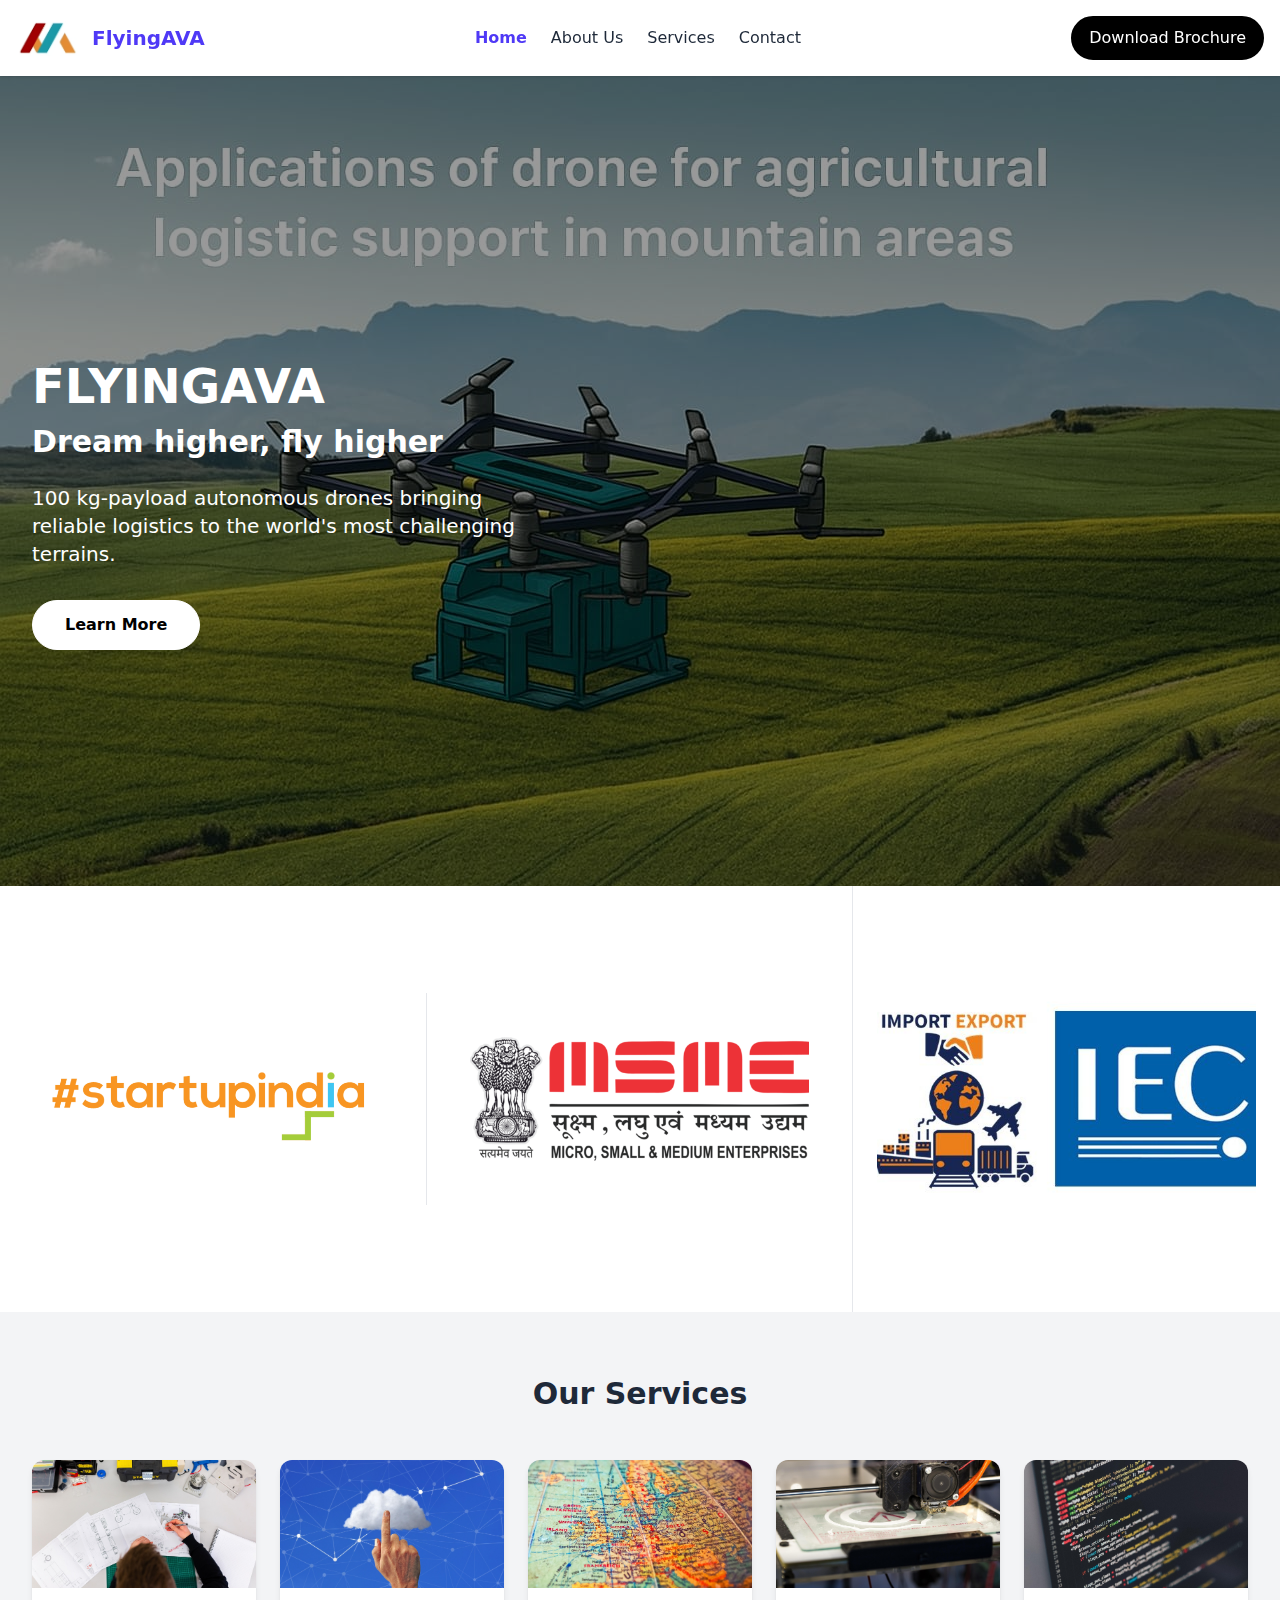
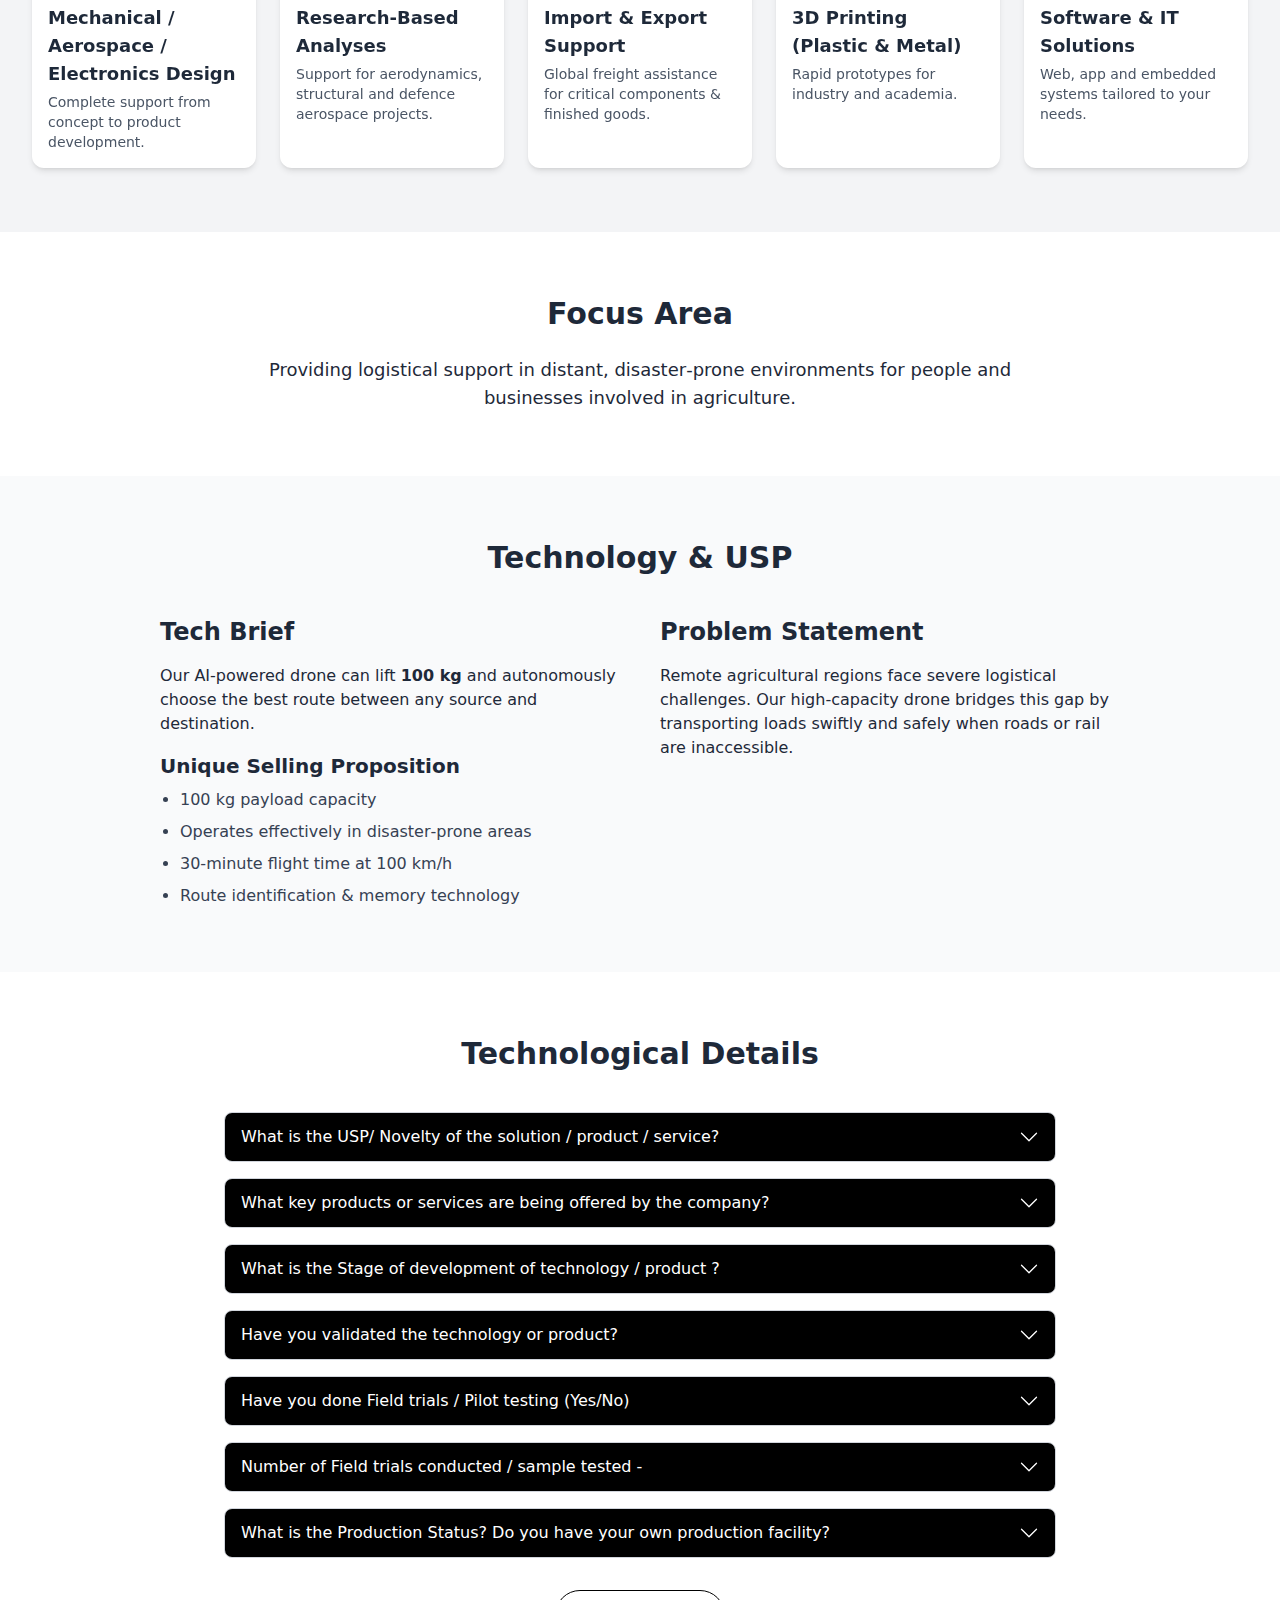
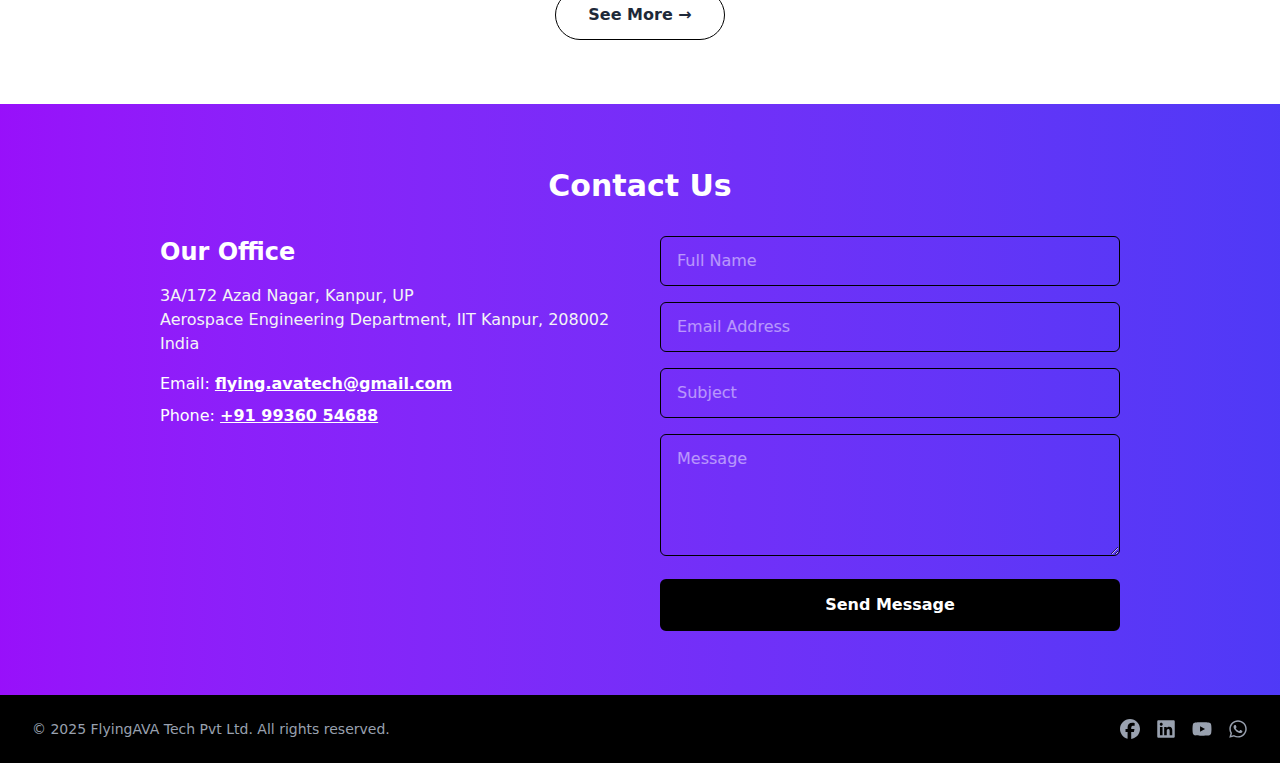
<file: index.html>
<!DOCTYPE html>
<html lang="en">
  <head>
    <meta charset="UTF-8" />
    <meta name="viewport" content="width=device-width, initial-scale=1.0" />
    <title>FlyingAVA</title>
    <link rel="icon" type="image/x-icon" href="favicon.ico" />
    <link rel="stylesheet" href="output.css">
    <script src="script.js"></script>

    <!-- Scrollbar -->
    <style>
      @media (min-width: 1024px) {
        ::-webkit-scrollbar { width: 6px; height: 6px; }
        ::-webkit-scrollbar-thumb { background: rgb(99 102 241); border-radius: 9999px; }
        ::-webkit-scrollbar-track { background: transparent; }
      }
    </style>
  </head>

  <body class="font-sans antialiased text-gray-800 bg-white">
    <!-- NAVBAR -->
    <header class="sticky top-0 z-30 bg-white shadow-sm">
      <nav class="container mx-auto flex items-center justify-between px-4 py-4">
        <div class="flex items-center space-x-3">
          <a href="https://flying-ava.netlify.app/">
            <img src="logo.png" alt="FlyingAVA Logo" class="w-12 sm:w-16" />
          </a>
          <span class="text-xl font-extrabold text-indigo-600">FlyingAVA</span>
        </div>
        <ul class="hidden md:flex space-x-6 font-medium">
          <li><a href="/" class="text-indigo-600 font-semibold">Home</a></li>
          <li><a href="aboutUs.html" class="hover:text-indigo-600">About Us</a></li>
          <li><a href="/#services" class="hover:text-indigo-600">Services</a></li>
          <li><a href="#contact" class="hover:text-indigo-600">Contact</a></li>
        </ul>
        <div class="md:flex hidden">
          <a href="FLYINGAVA TECH work for IIT kanpur.pdf" class="bg-black text-white px-4 py-2 rounded-full hover:bg-white hover:text-black border-2 border-black">Download Brochure</a>
        </div>
        <button id="menuBtn" class="md:hidden">
         <svg class="w-6 " xmlns="http://www.w3.org/2000/svg" viewBox="0 0 448 512"><path d="M0 96C0 78.3 14.3 64 32 64l384 0c17.7 0 32 14.3 32 32s-14.3 32-32 32L32 128C14.3 128 0 113.7 0 96zM0 256c0-17.7 14.3-32 32-32l384 0c17.7 0 32 14.3 32 32s-14.3 32-32 32L32 288c-17.7 0-32-14.3-32-32zM448 416c0 17.7-14.3 32-32 32L32 448c-17.7 0-32-14.3-32-32s14.3-32 32-32l384 0c17.7 0 32 14.3 32 32z"/></svg>
        </button>
      </nav>
      <div id="mobileMenu" class="hidden flex-col justify-between md:hidden px-6 pb-4 space-y-2">
        <a href="/" class="text-indigo-600 font-semibold">Home</a>
        <a href="aboutUs.html" class="hover:text-indigo-600">About Us</a>
        <a href="/#services" class="hover:text-indigo-600">Services</a>
        <a href="#contact" class="hover:text-indigo-600">Contact</a>
      </div>
    </header>

    <!-- HERO (with background slideshow) -->
<section id="home"
         class="relative overflow-hidden text-black py-16 sm:py-20 h-[90vh] hidden md:block">
  <!-- Background -->
  <div id="heroBg"
       class="absolute inset-0 bg-top-right bg-cover transition-opacity duration-700 hidden sm:block"
       style="background-image:url('slide1.jpeg');">
  </div>
  <!-- Dark overlay for readability -->
  <div class="absolute inset-0 bg-black/40"></div>

  <div class="relative z-10 container mx-auto flex flex-col-reverse lg:flex-row items-center
              justify-between px-4 sm:px-6 lg:px-8">
    <!-- Text -->
    <div class="max-w-lg mt-10 lg:mt-50 text-black md:text-white">
      <h1 class="text-4xl sm:text-5xl font-extrabold mb-2 leading-tight">FLYINGAVA</h1>
      <p class="text-2xl sm:text-3xl font-semibold mb-6">Dream higher, fly higher</p>
      <p class="text-lg sm:text-xl mb-8">
        100&nbsp;kg‑payload autonomous drones bringing reliable logistics to the world's most
        challenging terrains.
      </p>
      <a href="aboutUs.html"
         class="inline-block px-8 py-3 bg-white text-black border border-black md:border-white rounded-full
                font-semibold hover:bg-transparent hover:text-white transition">
        Learn&nbsp;More
      </a>
    </div>
  </div>
</section>

<!-- hero mobile -->
 <section id="home" class="md:hidden bg-gradient-to-r from-indigo-600 to-purple-600 text-white py-8">
      <div class="container mx-auto flex flex-col-reverse lg:flex-row items-center justify-between px-4 sm:px-6 lg:px-8">
        <!-- Text -->
        <div class="max-w-lg mt-10 lg:mt-0">
          <h1 class="text-4xl sm:text-5xl font-extrabold mb-2 leading-tight">FLYINGAVA</h1>
          <p class="text-2xl sm:text-3xl font-semibold mb-6">Dream higher, fly higher</p>
          <p class="text-lg sm:text-xl mb-8">100&nbsp;kg‑payload autonomous drones bringing reliable logistics to the world's most challenging terrains.</p>
          <a href="aboutUs.html" class="inline-block bg-white text-black font-semibold px-8 py-3 rounded-full border-2 border-black hover:bg-transparent hover:text-white transition">Learn&nbsp;More</a>
        </div>
        <!-- Image -->
        <!-- <div class="w-full lg:w-1/2">
          <img src="drone.jpeg" alt="FlyingAVA heavy‑lift drone" class="w-full h-auto rounded-lg shadow-lg" />
        </div> -->
      </div>
    </section>



    <!--  BADGES  -->
    <section class="flex flex-col md:flex-row items-center justify-center divide-y md:divide-y-0 md:divide-x">
      <img src="startupIndia.png" alt="Startup India" class="w-full md:w-1/3 p-6 object-contain" />
      <img src="msme.png" alt="MSME" class="w-full md:w-1/3 p-6 object-contain" />
      <img src="IEC.jpg" alt="IEC" class="w-full md:w-1/3 p-6 object-contain" />
    </section>

    <!--  SERVICES -->
    <section id="services" class="bg-gray-100 py-16 ">
      <div class="container mx-auto px-4 sm:px-6 lg:px-8">
        <h2 class="text-3xl font-bold text-center mb-12">Our Services</h2>
        <div class="grid grid-cols-1 sm:grid-cols-2 lg:grid-cols-5 gap-6">
          <!-- card -->
          <div class="group bg-white rounded-xl shadow-md overflow-hidden transform-gpu hover:-translate-y-1 hover:shadow-2xl transition">
            <img src="mechanicalServices.jpg" alt="Mechanical / Aerospace / Electronics Design" class="w-full h-32 object-cover" />
            <div class="p-4">
              <h3 class="text-lg font-semibold mb-1">Mechanical / Aerospace / Electronics Design</h3>
              <p class="text-sm text-gray-600">Complete support from concept to product development.</p>
            </div>
          </div>
          <!-- card -->
          <div class="group bg-white rounded-xl shadow-md overflow-hidden transform-gpu hover:-translate-y-1 hover:shadow-2xl transition">
            <img src="research_services.jpg" alt="Research services" class="w-full h-32 object-cover" />
            <div class="p-4">
              <h3 class="text-lg font-semibold mb-1">Research‑Based Analyses</h3>
              <p class="text-sm text-gray-600">Support for aerodynamics, structural and defence aerospace projects.</p>
            </div>
          </div>
          <!-- card -->
          <div class="group bg-white rounded-xl shadow-md overflow-hidden transform-gpu hover:-translate-y-1 hover:shadow-2xl transition">
            <img src="import_services.jpg" alt="Import & Export" class="w-full h-32 object-cover" />
            <div class="p-4">
              <h3 class="text-lg font-semibold mb-1">Import &amp; Export Support</h3>
              <p class="text-sm text-gray-600">Global freight assistance for critical components & finished goods.</p>
            </div>
          </div>
          <!-- card -->
          <div class="group bg-white rounded-xl shadow-md overflow-hidden transform-gpu hover:-translate-y-1 hover:shadow-2xl transition">
            <img src="3dprinting_Services.jpg" alt="3D printing" class="w-full h-32 object-cover" />
            <div class="p-4">
              <h3 class="text-lg font-semibold mb-1">3D Printing (Plastic & Metal)</h3>
              <p class="text-sm text-gray-600">Rapid prototypes for industry and academia.</p>
            </div>
          </div>
          <!-- card -->
          <div class="group bg-white rounded-xl shadow-md overflow-hidden transform-gpu hover:-translate-y-1 hover:shadow-2xl transition">
            <img src="software_services.jpg" alt="Software solutions" class="w-full h-32 object-cover" />
            <div class="p-4">
              <h3 class="text-lg font-semibold mb-1">Software &amp; IT Solutions</h3>
              <p class="text-sm text-gray-600">Web, app and embedded systems tailored to your needs.</p>
            </div>
          </div>
        </div>
      </div>
    </section>

    <!--  FOCUS  -->
    <section id="focus" class="container mx-auto max-w-5xl px-4 sm:px-6 lg:px-8 py-16">
      <h2 class="text-3xl font-bold mb-6 text-center">Focus Area</h2>
      <p class="text-lg text-center max-w-3xl mx-auto">Providing logistical support in distant, disaster‑prone environments for people and businesses involved in agriculture.</p>
    </section>

    <!--  TECHNOLOGY  -->
    <section id="technology" class="bg-gray-50 py-16">
      <div class="container mx-auto max-w-5xl px-4 sm:px-6 lg:px-8">
        <h2 class="text-3xl font-bold mb-10 text-center">Technology &amp; USP</h2>

        <div class="grid gap-10 lg:grid-cols-2">
          <!-- Tech Brief -->
          <div>
            <h3 class="text-2xl font-semibold mb-4">Tech Brief</h3>
            <p class="mb-4">Our AI‑powered drone can lift <strong>100&nbsp;kg</strong> and autonomously choose the best route between any source and destination.</p>
            <h4 class="text-xl font-semibold mb-2">Unique Selling Proposition</h4>
            <ul class="list-disc pl-5 space-y-2 text-gray-700">
              <li>100&nbsp;kg payload capacity</li>
              <li>Operates effectively in disaster‑prone areas</li>
              <li>30‑minute flight time at 100&nbsp;km/h</li>
              <li>Route identification &amp; memory technology</li>
            </ul>
          </div>

          <!-- Problem Statement -->
          <div>
            <h3 class="text-2xl font-semibold mb-4">Problem Statement</h3>
            <p>Remote agricultural regions face severe logistical challenges. Our high‑capacity drone bridges this gap by transporting loads swiftly and safely when roads or rail are inaccessible.</p>
          </div>
        </div>
      </div>
    </section>

    

    <!--  TECHNOLOGICAL ACCORDION  -->
    <section class="py-16">
      <div class="container mx-auto max-w-4xl px-4 sm:px-6 lg:px-8">
        <h2 class="text-3xl font-bold mb-10 text-center">Technological Details</h2>
        <div class="space-y-4" id="accordion">
          <!-- panel template -->
          <div class="border border-gray-300 rounded-lg overflow-hidden">
            <button type="button" class="w-full flex items-center justify-between bg-black text-white px-4 py-3 text-left hover:bg-gray-700" data-toggle="q1">
             What is the USP/ Novelty of the solution / product / service?
              <svg class="w-5 h-5 transition-transform" xmlns="http://www.w3.org/2000/svg" fill="currentColor" viewBox="0 0 16 16">
                <path fill-rule="evenodd" d="M1.646 4.646a.5.5 0 0 1 .708 0L8 10.293l5.646-5.647a.5.5 0 0 1 .708.708l-6 6a.5.5 0 0 1-.708 0l-6-6a.5.5 0 0 1 0-.708z"/>
              </svg>
            </button>
            <div class="hidden p-4 bg-gray-100" data-section="q1">
             USP is It will have minimum 100 kg payload carrying ability. It will work in disaster prone areas effectively with flight
time of minimum 30 minute at expected speed of 100 km/Hr. It will have Route identification and remembering
Technology.</div>
          </div>

          <div class="border border-gray-300 rounded-lg overflow-hidden">
            <button type="button" class="w-full flex items-center justify-between bg-black text-white px-4 py-3 text-left hover:bg-gray-700" data-toggle="q2">What key products or services are being offered by the company?
              <svg class="w-5 h-5 transition-transform" xmlns="http://www.w3.org/2000/svg" fill="currentColor" viewBox="0 0 16 16"><path fill-rule="evenodd" d="M1.646 4.646a.5.5 0 0 1 .708 0L8 10.293l5.646-5.647a.5.5 0 0 1 .708.708l-6 6a.5.5 0 0 1-.708 0l-6-6a.5.5 0 0 1 0-.708z"/></svg></button>
            <div class="hidden p-4 bg-gray-100" data-section="q2">Key products are Wind tunnels, Water tunnel and drone design assistance and support to all institutions and
research facility for aerospace and non aero projects .We are also in crop improvement research with our image
processing tech experts</div>
          </div>

          <div class="border border-gray-300 rounded-lg overflow-hidden">
            <button type="button" class="w-full flex items-center justify-between bg-black text-white px-4 py-3 text-left hover:bg-gray-700" data-toggle="q3">What is the Stage of development of technology / product ?
              <svg class="w-5 h-5 transition-transform" xmlns="http://www.w3.org/2000/svg" fill="currentColor" viewBox="0 0 16 16"><path fill-rule="evenodd" d="M1.646 4.646a.5.5 0 0 1 .708 0L8 10.293l5.646-5.647a.5.5 0 0 1 .708.708l-6 6a.5.5 0 0 1-.708 0l-6-6a.5.5 0 0 1 0-.708z"/></svg></button>
            <div class="hidden p-4 bg-gray-100" data-section="q3">The patent For drone design after ,CAD Design along with FEM is filed, Key Items for Procurements are identified and
a trial for structure of glass fiber and carbon fiber is completed.
</div>
          </div>

          <div class="border border-gray-300 rounded-lg overflow-hidden">
            <button type="button" class="w-full flex items-center justify-between bg-black text-white px-4 py-3 text-left hover:bg-gray-700" data-toggle="q4">Have you validated the technology or product?
              <svg class="w-5 h-5 transition-transform" xmlns="http://www.w3.org/2000/svg" fill="currentColor" viewBox="0 0 16 16"><path fill-rule="evenodd" d="M1.646 4.646a.5.5 0 0 1 .708 0L8 10.293l5.646-5.647a.5.5 0 0 1 .708.708l-6 6a.5.5 0 0 1-.708 0l-6-6a.5.5 0 0 1 0-.708z"/></svg></button>
            <div class="hidden p-4 bg-gray-100" data-section="q4">We are in trial stage of testing of key parts like structure design, Motor identification for load bearing capacity and
battery size selection and its charging time period.</div>
          </div>

          <div class="border border-gray-300 rounded-lg overflow-hidden">
            <button type="button" class="w-full flex items-center justify-between bg-black text-white px-4 py-3 text-left hover:bg-gray-700" data-toggle="q5">Have you done Field trials / Pilot testing (Yes/No)
              <svg class="w-5 h-5 transition-transform" xmlns="http://www.w3.org/2000/svg" fill="currentColor" viewBox="0 0 16 16"><path fill-rule="evenodd" d="M1.646 4.646a.5.5 0 0 1 .708 0L8 10.293l5.646-5.647a.5.5 0 0 1 .708.708l-6 6a.5.5 0 0 1-.708 0l-6-6a.5.5 0 0 1 0-.708z"/></svg></button>
            <div class="hidden p-4 bg-gray-100" data-section="q5">No, We are in initial stage and fund raising stage.</div>
          </div>

          <div class="border border-gray-300 rounded-lg overflow-hidden">
            <button type="button" class="w-full flex items-center justify-between bg-black text-white px-4 py-3 text-left hover:bg-gray-700" data-toggle="q6">Number of Field trials conducted / sample tested -
              <svg class="w-5 h-5 transition-transform" xmlns="http://www.w3.org/2000/svg" fill="currentColor" viewBox="0 0 16 16"><path fill-rule="evenodd" d="M1.646 4.646a.5.5 0 0 1 .708 0L8 10.293l5.646-5.647a.5.5 0 0 1 .708.708l-6 6a.5.5 0 0 1-.708 0l-6-6a.5.5 0 0 1 0-.708z"/></svg></button>
            <div class="hidden p-4 bg-gray-100" data-section="q6">Nil.</div>
          </div>

          <div class="border border-gray-300 rounded-lg overflow-hidden">
            <button type="button" class="w-full flex items-center justify-between bg-black text-white px-4 py-3 text-left hover:bg-gray-700" data-toggle="q7">What is the Production Status? Do you have your own production facility?
              <svg class="w-5 h-5 transition-transform" xmlns="http://www.w3.org/2000/svg" fill="currentColor" viewBox="0 0 16 16"><path fill-rule="evenodd" d="M1.646 4.646a.5.5 0 0 1 .708 0L8 10.293l5.646-5.647a.5.5 0 0 1 .708.708l-6 6a.5.5 0 0 1-.708 0l-6-6a.5.5 0 0 1 0-.708z"/></svg></button>
            <div class="hidden p-4 bg-gray-100" data-section="q7">We have used IIT Kanpur lab for developing GFRP and CFRP samples to check the load bearing ability for drone
structure</div>
          </div>
          <div class="text-center mt-8">
          <a href="FLYINGAVA TECH work for IIT kanpur.pdf" class="inline-block px-8 py-3 bg-white border border-black rounded-full font-semibold hover:bg-black hover:text-white transition">See&nbsp;More&nbsp;&rarr;</a>
        </div>
          
        
      </div>
    </section>
    <!--  CONTACT  -->
    <section id="contact" class="bg-gradient-to-r from-purple-600 to-indigo-600 text-white py-16">
      <div class="container mx-auto max-w-5xl px-4 sm:px-6 lg:px-8">
        <h2 class="text-3xl font-bold text-center mb-8">Contact Us</h2>
        <div class="grid grid-cols-1 md:grid-cols-2 gap-10">
          <!-- Details -->
          <div>
            <h3 class="text-2xl font-semibold mb-4">Our Office</h3>
            <address class="not-italic text-gray-100 leading-6 mb-4">
              3A/172 Azad Nagar, Kanpur, UP<br />
              Aerospace Engineering Department, IIT Kanpur, 208002 India
            </address>
            <p class="mb-2">Email: <a href="mailto:flying.avatech@gmail.com" class="underline font-semibold">flying.avatech@gmail.com</a></p>
            <p>Phone: <a href="tel:+919936054688" class="underline font-semibold">+91&nbsp;99360&nbsp;54688</a></p>
          </div>

          <!-- Form (via Formspree) -->
          <form action="https://formspree.io/f/mjkrpgob" method="POST" class="space-y-4">
            <input type="text" name="name" placeholder="Full Name" required class="w-full border border-black rounded-md px-4 py-3 bg-transparent focus:ring-indigo-500 focus:border-indigo-500" />
            <input type="email" name="email" placeholder="Email Address" required class="w-full border border-black rounded-md px-4 py-3 bg-transparent focus:ring-indigo-500 focus:border-indigo-500" />
            <input type="text" name="subject" placeholder="Subject" class="w-full border border-black rounded-md px-4 py-3 bg-transparent focus:ring-indigo-500 focus:border-indigo-500" />
            <textarea name="message" rows="4" placeholder="Message" required class="w-full border border-black rounded-md px-4 py-3 bg-transparent focus:ring-indigo-500 focus:border-indigo-500"></textarea>
            <button type="submit" class="w-full bg-black text-white font-semibold py-3 rounded-md border-2 border-black hover:bg-white hover:text-black transition">Send&nbsp;Message</button>
          </form>
        </div>
      </div>
    </section>

    <!--  FOOTER  -->
    <footer class="bg-black text-gray-400 text-sm py-6">
      <div class="container mx-auto px-4 sm:px-6 lg:px-8 flex flex-col md:flex-row items-center justify-between space-y-4 md:space-y-0">
        <p>© 2025 FlyingAVA Tech Pvt Ltd. All rights reserved.</p>
        <div class="flex space-x-4">
          <a href="https://www.facebook.com/p/Flyingava-tech-pvt-ltd-61566438266854/" target="_blank" aria-label="Facebook" class="hover:text-white">
            <svg class="w-5 h-5 fill-current" xmlns="http://www.w3.org/2000/svg" viewBox="0 0 512 512"><path d="M512 256C512 114.6 397.4 0 256 0S0 114.6 0 256C0 376 82.7 476.8 194.2 504.5V334.2H141.4V256h52.8V222.3c0-87.1 39.4-127.5 125-127.5c16.2 0 44.2 3.2 55.7 6.4V172c-6-.6-16.5-1-29.6-1c-42 0-58.2 15.9-58.2 57.2V256h83.6l-14.4 78.2H287V510.1C413.8 494.8 512 386.9 512 256h0z"/></svg></a>
          <a href="https://in.linkedin.com/company/flyingava-tech-private-limited" target="_blank" aria-label="LinkedIn" class="hover:text-white">
          <svg class="w-5 h-5 fill-current" xmlns="http://www.w3.org/2000/svg" viewBox="0 0 448 512"><path d="M416 32H31.9C14.3 32 0 46.5 0 64.3v383.4C0 465.5 14.3 480 31.9 480H416c17.6 0 32-14.5 32-32.3V64.3c0-17.8-14.4-32.3-32-32.3zM135.4 416H69V202.2h66.5V416zm-33.2-243c-21.3 0-38.5-17.3-38.5-38.5S80.9 96 102.2 96c21.2 0 38.5 17.3 38.5 38.5 0 21.3-17.2 38.5-38.5 38.5zm282.1 243h-66.4V312c0-24.8-.5-56.7-34.5-56.7-34.6 0-39.9 27-39.9 54.9V416h-66.4V202.2h63.7v29.2h.9c8.9-16.8 30.6-34.5 62.9-34.5 67.2 0 79.7 44.3 79.7 101.9V416z"/></svg>
          </a>
          <a href="https://www.youtube.com/@flyingAVAvideos" target="_blank" aria-label="YouTube" class="hover:text-white">
            <svg class="w-5 h-5 fill-current" xmlns="http://www.w3.org/2000/svg" viewBox="0 0 576 512"><path d="M549.7 124.1c-6.3-23.7-24.8-42.3-48.3-48.6C458.8 64 288 64 288 64S117.2 64 74.6 75.5c-23.5 6.3-42 24.9-48.3 48.6-11.4 42.9-11.4 132.3-11.4 132.3s0 89.4 11.4 132.3c6.3 23.7 24.8 41.5 48.3 47.8C117.2 448 288 448 288 448s170.8 0 213.4-11.5c23.5-6.3 42-24.2 48.3-47.8 11.4-42.9 11.4-132.3 11.4-132.3s0-89.4-11.4-132.3zm-317.5 213.5V175.2l142.7 81.2-142.7 81.2z"/></svg>
          </a>
          <a href="https://wa.me/+919936054688" target="_blank" aria-label="YouTube" class="hover:text-white">
            <svg class="w-5 h-5 fill-current" xmlns="http://www.w3.org/2000/svg" viewBox="0 0 448 512"><path d="M380.9 97.1C339 55.1 283.2 32 223.9 32c-122.4 0-222 99.6-222 222 0 39.1 10.2 77.3 29.6 111L0 480l117.7-30.9c32.4 17.7 68.9 27 106.1 27h.1c122.3 0 224.1-99.6 224.1-222 0-59.3-25.2-115-67.1-157zm-157 341.6c-33.2 0-65.7-8.9-94-25.7l-6.7-4-69.8 18.3L72 359.2l-4.4-7c-18.5-29.4-28.2-63.3-28.2-98.2 0-101.7 82.8-184.5 184.6-184.5 49.3 0 95.6 19.2 130.4 54.1 34.8 34.9 56.2 81.2 56.1 130.5 0 101.8-84.9 184.6-186.6 184.6zm101.2-138.2c-5.5-2.8-32.8-16.2-37.9-18-5.1-1.9-8.8-2.8-12.5 2.8-3.7 5.6-14.3 18-17.6 21.8-3.2 3.7-6.5 4.2-12 1.4-32.6-16.3-54-29.1-75.5-66-5.7-9.8 5.7-9.1 16.3-30.3 1.8-3.7 .9-6.9-.5-9.7-1.4-2.8-12.5-30.1-17.1-41.2-4.5-10.8-9.1-9.3-12.5-9.5-3.2-.2-6.9-.2-10.6-.2-3.7 0-9.7 1.4-14.8 6.9-5.1 5.6-19.4 19-19.4 46.3 0 27.3 19.9 53.7 22.6 57.4 2.8 3.7 39.1 59.7 94.8 83.8 35.2 15.2 49 16.5 66.6 13.9 10.7-1.6 32.8-13.4 37.4-26.4 4.6-13 4.6-24.1 3.2-26.4-1.3-2.5-5-3.9-10.5-6.6z"/></svg>
          </a>
        </div>
      </div>
    </footer>

    <!--  SCRIPTS  -->
    <script>
/* Everything waits until the DOM is ready */
document.addEventListener('DOMContentLoaded', () => {

  /* ────── 1. Mobile‑nav toggle ────── */
  const menuBtn    = document.getElementById('menuBtn');
  const mobileMenu = document.getElementById('mobileMenu');

  menuBtn?.addEventListener('click', () => {
    mobileMenu?.classList.toggle('hidden');
    // keep a11y state in sync
    const expanded = menuBtn.getAttribute('aria-expanded') === 'true';
    menuBtn.setAttribute('aria-expanded', !expanded);
  });

  /* ────── 2. Accordion ────── */
  document.querySelectorAll('[data-toggle]').forEach(btn => {
    btn.addEventListener('click', () => {
      const id    = btn.getAttribute('data-toggle');
      const panel = document.querySelector(`[data-section="${id}"]`);
      if (!panel) return;

      const nowOpen = panel.classList.toggle('hidden') === false;
      btn.setAttribute('aria-expanded', nowOpen);

      // rotate the chevron if present
      btn.querySelector('svg')?.classList.toggle('rotate-180', nowOpen);
    });
  });

  /* ────── 3. Hero‑background slideshow ────── */
  const heroBg = document.getElementById('heroBg');
  if (heroBg) {
    const slides = [
      'slide1.jpeg',
      'slide2.jpeg',
      'slide3.jpeg',
      'slide4.jpeg',
      'slide5.jpeg',
      'slide6.jpeg',
      'slide7.jpeg'
    ];
    let idx = 0;

    setInterval(() => {
      idx = (idx + 1) % slides.length;

      /* fade‑out */
      heroBg.classList.add('opacity-0');

      setTimeout(() => {
        heroBg.style.backgroundImage = `url('${slides[idx]}')`;
        /* fade‑in */
        heroBg.classList.remove('opacity-0');
      }, 350);      // half of your transition duration (≈700 ms)
    }, 5000);       // change every 5 s
  }

}); /* DOMContentLoaded */
</script>

  </body>
</html>
</file>
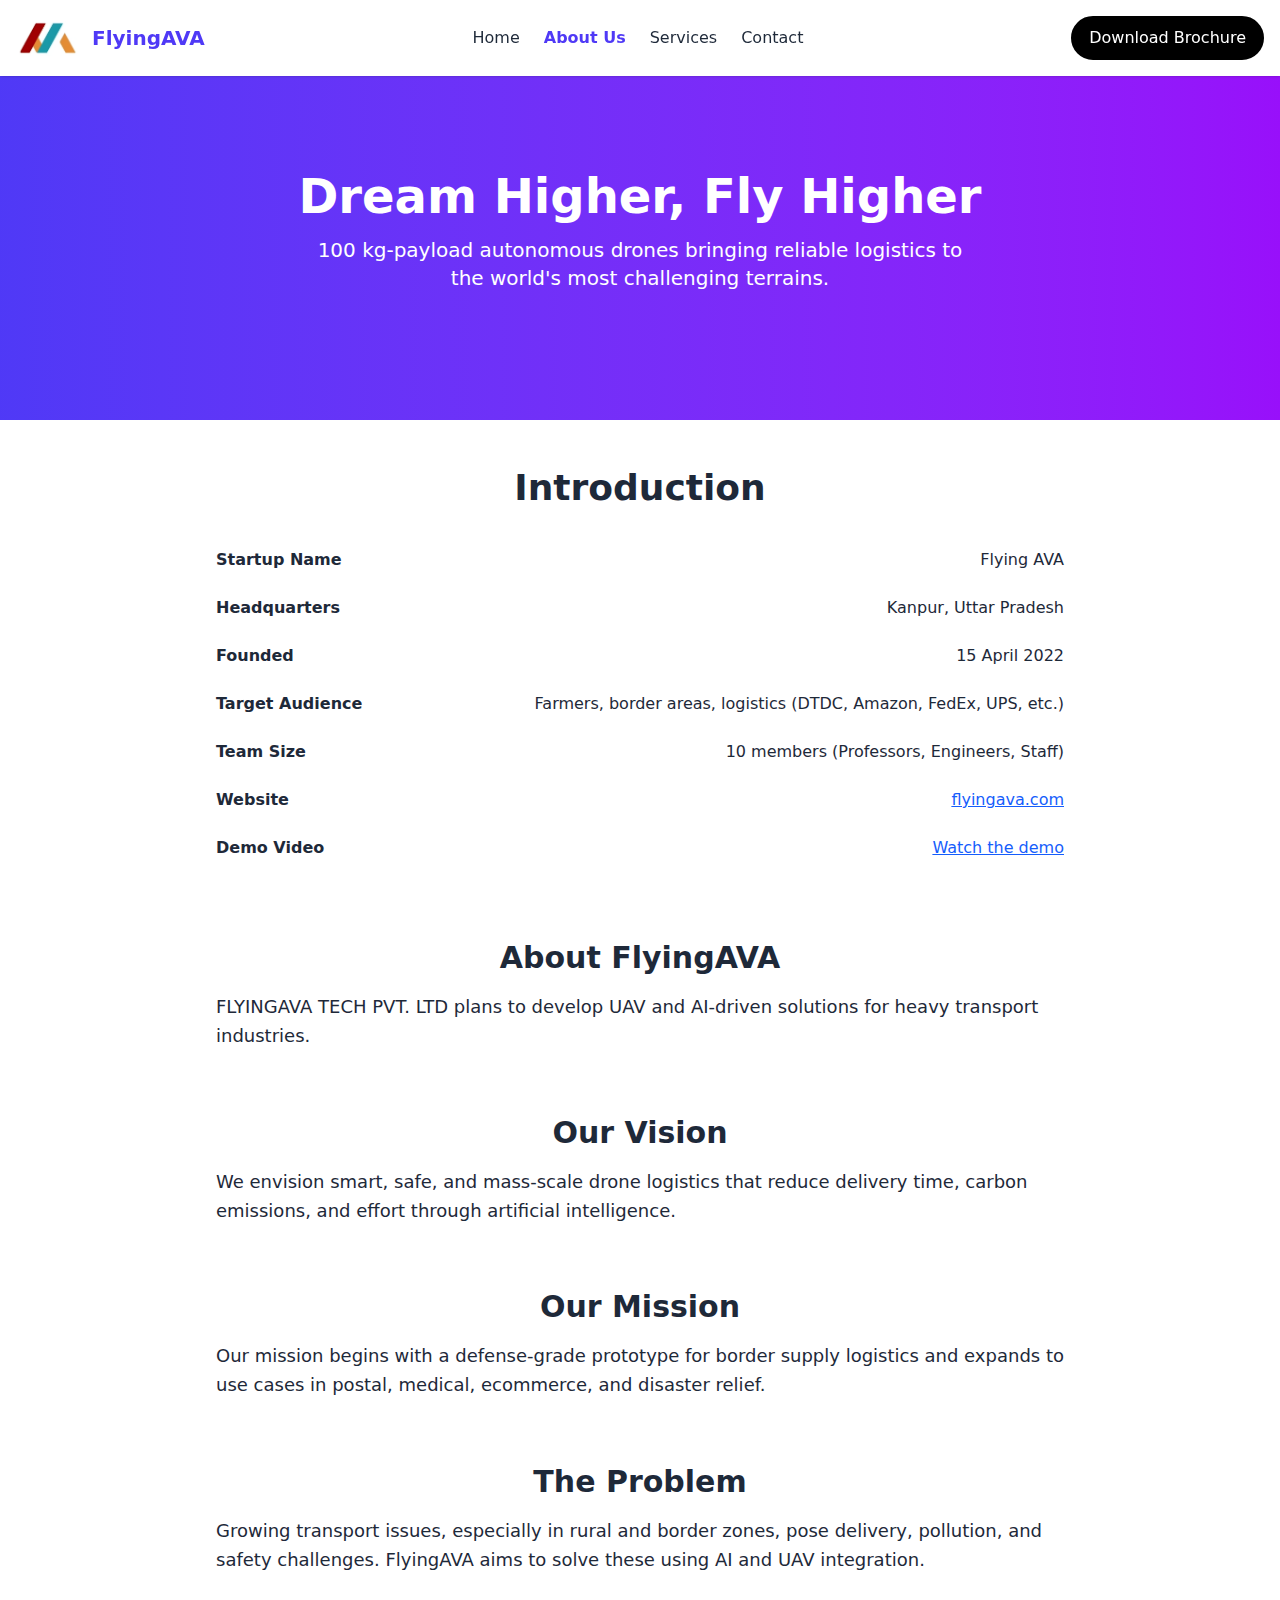
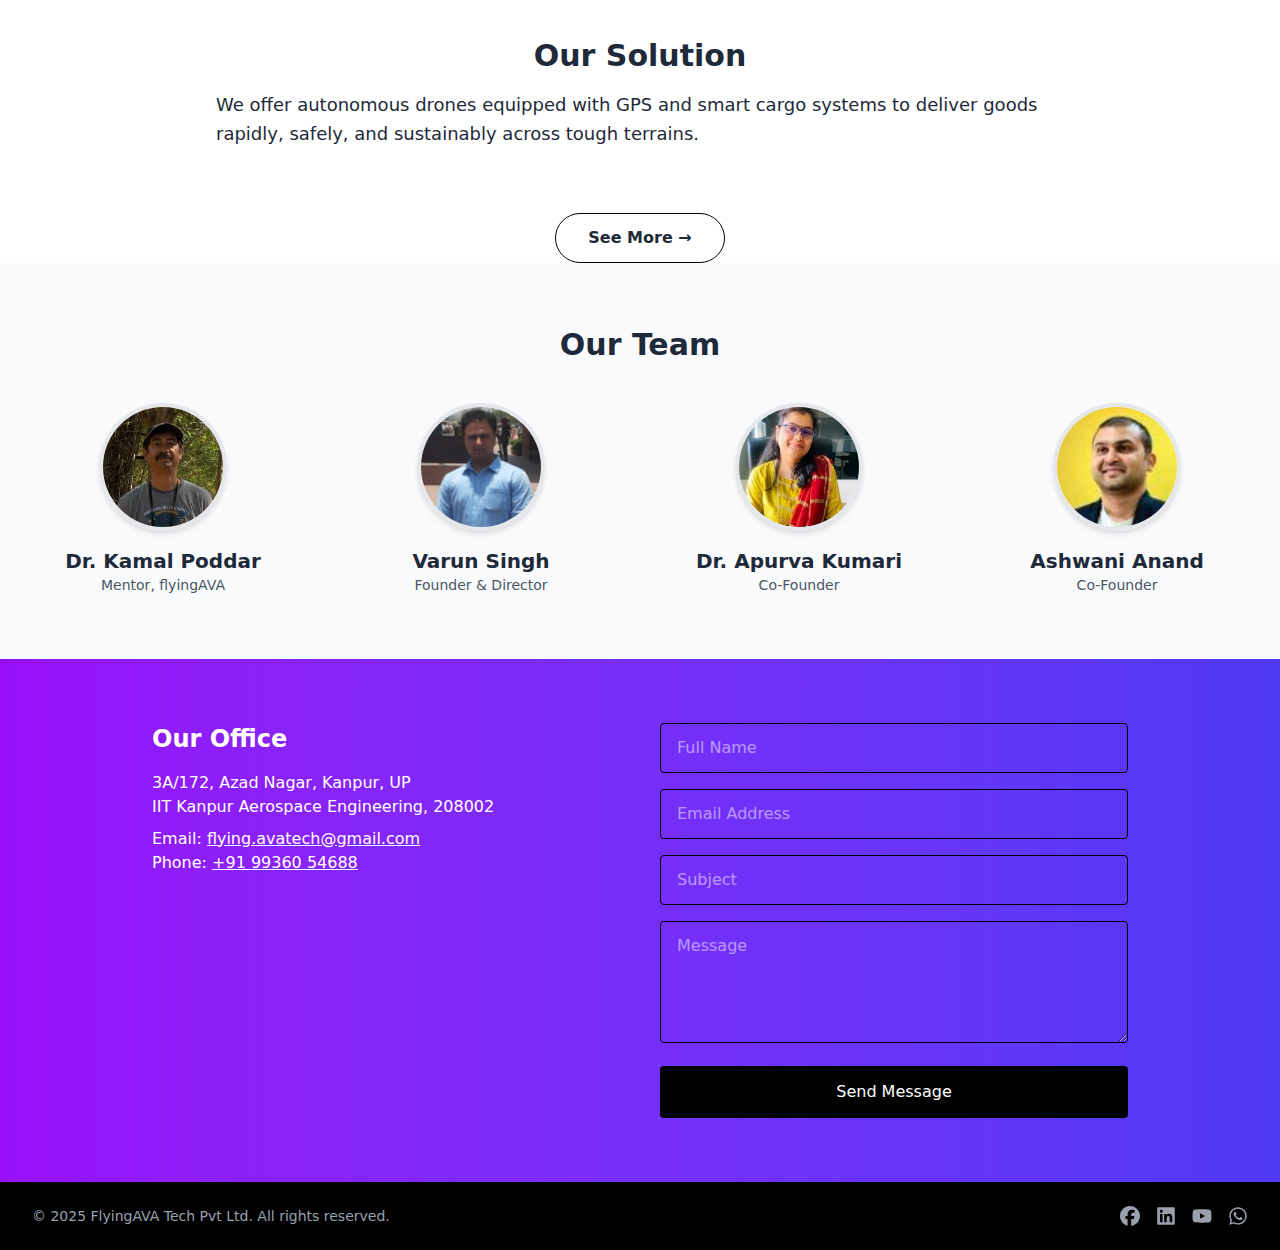
<file: aboutUs.html>
<!DOCTYPE html>
<html lang="en">
  <head>
    <meta charset="UTF-8" />
    <meta name="viewport" content="width=device-width, initial-scale=1.0" />
    <title>About Us | FlyingAVA</title>
    <link rel="icon" href="favicon.ico" type="image/x-icon" />
    <link rel="stylesheet" href="output.css">
    <style>
      @media (min-width: 1024px) {
        ::-webkit-scrollbar { width: 6px; height: 6px; }
        ::-webkit-scrollbar-thumb { background: rgb(99 102 241); border-radius: 9999px; }
        ::-webkit-scrollbar-track { background: transparent; }
      }
    </style>
  </head>
  <body class="bg-white text-gray-800 font-sans">
    <!-- ========== NAVBAR ========= -->
    <header class="sticky top-0 z-30 bg-white shadow-sm">
      <nav class="container mx-auto flex items-center justify-between px-4 py-4">
        <div class="flex items-center space-x-3">
          <a href="/">
            <img src="logo.png" alt="FlyingAVA Logo" class="w-12 sm:w-16" />
          </a>
          <span class="text-xl font-extrabold text-indigo-600">FlyingAVA</span>
        </div>
        <ul class="hidden md:flex space-x-6 font-medium">
          <li><a href="https://flying-ava.netlify.app/" class="hover:text-indigo-600">Home</a></li>
          <li><a href="/" class="text-indigo-600 font-semibold">About Us</a></li>
          <li><a href="/#services" class="hover:text-indigo-600">Services</a></li>
          <li><a href="#contact" class="hover:text-indigo-600">Contact</a></li>
        </ul>
        <div class="md:flex hidden">
          <a href="FLYINGAVA TECH work for IIT kanpur.pdf" class="bg-black text-white px-4 py-2 rounded-full hover:bg-white hover:text-black border-2 border-black">Download Brochure</a>
        </div>
        <button id="menuBtn" class="md:hidden">
          <svg class="w-6 " xmlns="http://www.w3.org/2000/svg" viewBox="0 0 448 512"><path d="M0 96C0 78.3 14.3 64 32 64l384 0c17.7 0 32 14.3 32 32s-14.3 32-32 32L32 128C14.3 128 0 113.7 0 96zM0 256c0-17.7 14.3-32 32-32l384 0c17.7 0 32 14.3 32 32s-14.3 32-32 32L32 288c-17.7 0-32-14.3-32-32zM448 416c0 17.7-14.3 32-32 32L32 448c-17.7 0-32-14.3-32-32s14.3-32 32-32l384 0c17.7 0 32 14.3 32 32z"/></svg>
        </button>
        </button>
      </nav>
      <div id="mobileMenu" class="hidden flex-col md:hidden px-6 pb-4 space-y-2">
        <a href="https://flying-ava.netlify.app/" class="hover:text-indigo-600">Home</a>
        <a href="/" class="text-indigo-600 font-semibold">About Us</a>
        <a href="/#services" class="hover:text-indigo-600">Services</a>
        <a href="#contact" class="hover:text-indigo-600">Contact</a>
      </div>
    </header>

    <!-- ========== HERO ========= -->
    <section
      id="home"
      class="bg-gradient-to-r from-indigo-600 to-purple-600 text-white py-24"
    >
      <div class="container mx-auto px-4 sm:px-6 lg:px-8 text-center">
        <h1 class="text-4xl sm:text-5xl font-extrabold mb-4">
          Dream Higher, Fly Higher
        </h1>
        <p class="max-w-2xl mx-auto text-lg sm:text-xl mb-8">
          100&nbsp;kg‑payload autonomous drones bringing reliable logistics to the
          world's most challenging terrains.
        </p>
        <!-- <a
          href="#about"
          class="inline-block bg-white text-indigo-700 font-semibold px-6 py-3 rounded-lg shadow hover:bg-indigo-50"
          >Learn More</a
        > -->
      </div>
    </section>

    <!-- ========== INTRODUCTION ========= -->
    <section class="max-w-4xl mx-auto px-6 py-12">
      <h1 class="text-4xl font-bold text-center mb-10">Introduction</h1>
      <dl class="space-y-6 text-base">
        <div class="flex flex-col sm:flex-row justify-between"><dt class="font-semibold">Startup Name</dt><dd>Flying AVA</dd></div>
        <div class="flex flex-col sm:flex-row justify-between"><dt class="font-semibold">Headquarters</dt><dd>Kanpur, Uttar Pradesh</dd></div>
        <div class="flex flex-col sm:flex-row justify-between"><dt class="font-semibold">Founded</dt><dd>15 April 2022</dd></div>
        <div class="flex flex-col sm:flex-row justify-between"><dt class="font-semibold">Target Audience</dt><dd class="sm:text-right">Farmers, border areas, logistics (DTDC, Amazon, FedEx, UPS, etc.)</dd></div>
        <div class="flex flex-col sm:flex-row justify-between"><dt class="font-semibold">Team Size</dt><dd>10 members (Professors, Engineers, Staff)</dd></div>
        <div class="flex flex-col sm:flex-row justify-between"><dt class="font-semibold">Website</dt><dd><a href="https://flying-ava.netlify.app/" class="text-blue-600 underline">flyingava.com</a></dd></div>
        <div class="flex flex-col sm:flex-row justify-between"><dt class="font-semibold">Demo Video</dt><dd><a href="#" class="text-blue-600 underline">Watch the demo</a></dd></div>
      </dl>
    </section>

    <!-- ========== ABOUT CONTENT ========= -->
    <main class="max-w-4xl mx-auto px-6 py-8 space-y-16">
      <section>
        <h2 class="text-3xl font-bold mb-4 text-center">About FlyingAVA</h2>
        <p class="text-lg leading-relaxed">FLYINGAVA TECH PVT. LTD plans to develop UAV and AI-driven solutions for heavy transport industries.</p>
      </section>

      <section>
        <h2 class="text-3xl font-bold mb-4 text-center">Our Vision</h2>
        <p class="text-lg leading-relaxed">We envision smart, safe, and mass-scale drone logistics that reduce delivery time, carbon emissions, and effort through artificial intelligence.</p>
      </section>

      <section>
        <h2 class="text-3xl font-bold mb-4 text-center">Our Mission</h2>
        <p class="text-lg leading-relaxed">Our mission begins with a defense-grade prototype for border supply logistics and expands to use cases in postal, medical, ecommerce, and disaster relief.</p>
      </section>

      <section>
        <h2 class="text-3xl font-bold mb-4 text-center">The Problem</h2>
        <p class="text-lg leading-relaxed">Growing transport issues, especially in rural and border zones, pose delivery, pollution, and safety challenges. FlyingAVA aims to solve these using AI and UAV integration.</p>
      </section>

      <section>
        <h2 class="text-3xl font-bold mb-4 text-center">Our Solution</h2>
        <p class="text-lg leading-relaxed">We offer autonomous drones equipped with GPS and smart cargo systems to deliver goods rapidly, safely, and sustainably across tough terrains.</p>
      </section>
    </main>
    <div class="text-center mt-8">
          <a href="FLYINGAVA TECH work for IIT kanpur.pdf" class="inline-block px-8 py-3 bg-white border border-black rounded-full font-semibold hover:bg-black hover:text-white transition">See&nbsp;More&nbsp;&rarr;</a>
        </div>

    <!-- ========== TEAM ========= -->
    <section class="bg-gray-50 px-6 py-16">
      <h2 class="text-3xl font-bold text-center mb-10">Our Team</h2>
      <div class="grid grid-cols-1 sm:grid-cols-2 lg:grid-cols-4 gap-10 text-center">
        <div class="flex flex-col items-center">
          <img src="kamalPoddar.jpg" alt="Dr. Kamal Poddar" class="w-32 h-32 object-cover rounded-full mb-4 border-4 border-gray-200 shadow-md" />
          <h3 class="text-xl font-semibold">Dr. Kamal Poddar</h3>
          <p class="text-sm text-gray-600">Mentor, flyingAVA</p>
        </div>
        <div class="flex flex-col items-center">
          <img src="varunSingh.png" alt="Varun Singh" class="w-32 h-32 object-cover rounded-full mb-4 border-4 border-gray-200 shadow-md" />
          <h3 class="text-xl font-semibold">Varun Singh</h3>
          <p class="text-sm text-gray-600">Founder & Director</p>
        </div>
        <div class="flex flex-col items-center">
          <img src="apurvaKumari.jpg" alt="Dr. Apurva Kumari" class="w-32 h-32 object-cover rounded-full mb-4 border-4 border-gray-200 shadow-md" />
          <h3 class="text-xl font-semibold">Dr. Apurva Kumari</h3>
          <p class="text-sm text-gray-600">Co-Founder</p>
        </div>
        <div class="flex flex-col items-center">
          <img src="ashwaniAnand.png" alt="Ashwani Anand" class="w-32 h-32 object-cover rounded-full mb-4 border-4 border-gray-200 shadow-md" />
          <h3 class="text-xl font-semibold">Ashwani Anand</h3>
          <p class="text-sm text-gray-600">Co-Founder</p>
        </div>
      </div>
    </section>

    <!-- ========== CONTACT ========= -->
    <section id="contact" class="bg-gradient-to-r from-purple-600 to-indigo-600 text-white py-16">
      <div class="max-w-5xl mx-auto px-6 grid md:grid-cols-2 gap-10">
        <div>
          <h3 class="text-2xl font-semibold mb-4">Our Office</h3>
          <p class="mb-2">3A/172, Azad Nagar, Kanpur, UP<br />IIT Kanpur Aerospace Engineering, 208002</p>
          <p>Email: <a href="mailto:flying.avatech@gmail.com" class="underline">flying.avatech@gmail.com</a></p>
          <p>Phone: <a href="tel:+919936054688" class="underline">+91 99360 54688</a></p>
        </div>
        <form action="https://formspree.io/f/mjkrpgob" method="POST" class="space-y-4">
          <input type="text" name="name" placeholder="Full Name" required class="w-full rounded px-4 py-3 border border-black bg-transparent" />
          <input type="email" name="email" placeholder="Email Address" required class="w-full rounded px-4 py-3 border border-black bg-transparent" />
          <input type="text" name="subject" placeholder="Subject" class="w-full rounded px-4 py-3 border border-black bg-transparent" />
          <textarea name="message" rows="4" placeholder="Message" required class="w-full rounded px-4 py-3 border border-black bg-transparent"></textarea>
          <button type="submit" class="w-full bg-black text-white py-3 rounded border-2 border-black hover:bg-white hover:text-black transition">Send Message</button>
        </form>
      </div>
    </section>

    <!--  FOOTER  -->
    <footer class="bg-black text-gray-400 text-sm py-6">
      <div class="container mx-auto px-4 sm:px-6 lg:px-8 flex flex-col md:flex-row items-center justify-between space-y-4 md:space-y-0">
        <p>© 2025 FlyingAVA Tech Pvt Ltd. All rights reserved.</p>
        <div class="flex space-x-4">
          <a href="https://www.facebook.com/p/Flyingava-tech-pvt-ltd-61566438266854/" target="_blank" aria-label="Facebook" class="hover:text-white">
            <svg class="w-5 h-5 fill-current" xmlns="http://www.w3.org/2000/svg" viewBox="0 0 512 512"><path d="M512 256C512 114.6 397.4 0 256 0S0 114.6 0 256C0 376 82.7 476.8 194.2 504.5V334.2H141.4V256h52.8V222.3c0-87.1 39.4-127.5 125-127.5c16.2 0 44.2 3.2 55.7 6.4V172c-6-.6-16.5-1-29.6-1c-42 0-58.2 15.9-58.2 57.2V256h83.6l-14.4 78.2H287V510.1C413.8 494.8 512 386.9 512 256h0z"/></svg></a>
          <a href="https://in.linkedin.com/company/flyingava-tech-private-limited" target="_blank" aria-label="LinkedIn" class="hover:text-white">
          <svg class="w-5 h-5 fill-current" xmlns="http://www.w3.org/2000/svg" viewBox="0 0 448 512"><path d="M416 32H31.9C14.3 32 0 46.5 0 64.3v383.4C0 465.5 14.3 480 31.9 480H416c17.6 0 32-14.5 32-32.3V64.3c0-17.8-14.4-32.3-32-32.3zM135.4 416H69V202.2h66.5V416zm-33.2-243c-21.3 0-38.5-17.3-38.5-38.5S80.9 96 102.2 96c21.2 0 38.5 17.3 38.5 38.5 0 21.3-17.2 38.5-38.5 38.5zm282.1 243h-66.4V312c0-24.8-.5-56.7-34.5-56.7-34.6 0-39.9 27-39.9 54.9V416h-66.4V202.2h63.7v29.2h.9c8.9-16.8 30.6-34.5 62.9-34.5 67.2 0 79.7 44.3 79.7 101.9V416z"/></svg>
          </a>
          <a href="https://www.youtube.com/@flyingAVAvideos" target="_blank" aria-label="YouTube" class="hover:text-white">
            <svg class="w-5 h-5 fill-current" xmlns="http://www.w3.org/2000/svg" viewBox="0 0 576 512"><path d="M549.7 124.1c-6.3-23.7-24.8-42.3-48.3-48.6C458.8 64 288 64 288 64S117.2 64 74.6 75.5c-23.5 6.3-42 24.9-48.3 48.6-11.4 42.9-11.4 132.3-11.4 132.3s0 89.4 11.4 132.3c6.3 23.7 24.8 41.5 48.3 47.8C117.2 448 288 448 288 448s170.8 0 213.4-11.5c23.5-6.3 42-24.2 48.3-47.8 11.4-42.9 11.4-132.3 11.4-132.3s0-89.4-11.4-132.3zm-317.5 213.5V175.2l142.7 81.2-142.7 81.2z"/></svg>
          </a>
          <a href="https://wa.me/+919936054688" target="_blank" aria-label="YouTube" class="hover:text-white">
            <svg class="w-5 h-5 fill-current" xmlns="http://www.w3.org/2000/svg" viewBox="0 0 448 512"><path d="M380.9 97.1C339 55.1 283.2 32 223.9 32c-122.4 0-222 99.6-222 222 0 39.1 10.2 77.3 29.6 111L0 480l117.7-30.9c32.4 17.7 68.9 27 106.1 27h.1c122.3 0 224.1-99.6 224.1-222 0-59.3-25.2-115-67.1-157zm-157 341.6c-33.2 0-65.7-8.9-94-25.7l-6.7-4-69.8 18.3L72 359.2l-4.4-7c-18.5-29.4-28.2-63.3-28.2-98.2 0-101.7 82.8-184.5 184.6-184.5 49.3 0 95.6 19.2 130.4 54.1 34.8 34.9 56.2 81.2 56.1 130.5 0 101.8-84.9 184.6-186.6 184.6zm101.2-138.2c-5.5-2.8-32.8-16.2-37.9-18-5.1-1.9-8.8-2.8-12.5 2.8-3.7 5.6-14.3 18-17.6 21.8-3.2 3.7-6.5 4.2-12 1.4-32.6-16.3-54-29.1-75.5-66-5.7-9.8 5.7-9.1 16.3-30.3 1.8-3.7 .9-6.9-.5-9.7-1.4-2.8-12.5-30.1-17.1-41.2-4.5-10.8-9.1-9.3-12.5-9.5-3.2-.2-6.9-.2-10.6-.2-3.7 0-9.7 1.4-14.8 6.9-5.1 5.6-19.4 19-19.4 46.3 0 27.3 19.9 53.7 22.6 57.4 2.8 3.7 39.1 59.7 94.8 83.8 35.2 15.2 49 16.5 66.6 13.9 10.7-1.6 32.8-13.4 37.4-26.4 4.6-13 4.6-24.1 3.2-26.4-1.3-2.5-5-3.9-10.5-6.6z"/></svg>
          </a>
        </div>
      </div>
    </footer>

    <script>
      document.getElementById('menuBtn')?.addEventListener('click', () => {
        document.getElementById('mobileMenu')?.classList.toggle('hidden');
      });
    </script>
  </body>
</html>
</file>
<file: output.css>
/*! tailwindcss v4.1.11 | MIT License | https://tailwindcss.com */
@layer properties;
@layer theme, base, components, utilities;
@layer theme {
  :root, :host {
    --font-sans: ui-sans-serif, system-ui, sans-serif, "Apple Color Emoji",
      "Segoe UI Emoji", "Segoe UI Symbol", "Noto Color Emoji";
    --font-mono: ui-monospace, SFMono-Regular, Menlo, Monaco, Consolas, "Liberation Mono",
      "Courier New", monospace;
    --color-green-600: oklch(62.7% 0.194 149.214);
    --color-blue-300: oklch(80.9% 0.105 251.813);
    --color-blue-500: oklch(62.3% 0.214 259.815);
    --color-blue-600: oklch(54.6% 0.245 262.881);
    --color-indigo-50: oklch(96.2% 0.018 272.314);
    --color-indigo-500: oklch(58.5% 0.233 277.117);
    --color-indigo-600: oklch(51.1% 0.262 276.966);
    --color-indigo-700: oklch(45.7% 0.24 277.023);
    --color-purple-600: oklch(55.8% 0.288 302.321);
    --color-gray-50: oklch(98.5% 0.002 247.839);
    --color-gray-100: oklch(96.7% 0.003 264.542);
    --color-gray-200: oklch(92.8% 0.006 264.531);
    --color-gray-300: oklch(87.2% 0.01 258.338);
    --color-gray-400: oklch(70.7% 0.022 261.325);
    --color-gray-500: oklch(55.1% 0.027 264.364);
    --color-gray-600: oklch(44.6% 0.03 256.802);
    --color-gray-700: oklch(37.3% 0.034 259.733);
    --color-gray-800: oklch(27.8% 0.033 256.848);
    --color-black: #000;
    --color-white: #fff;
    --spacing: 0.25rem;
    --container-xs: 20rem;
    --container-lg: 32rem;
    --container-2xl: 42rem;
    --container-3xl: 48rem;
    --container-4xl: 56rem;
    --container-5xl: 64rem;
    --container-6xl: 72rem;
    --text-sm: 0.875rem;
    --text-sm--line-height: calc(1.25 / 0.875);
    --text-base: 1rem;
    --text-base--line-height: calc(1.5 / 1);
    --text-lg: 1.125rem;
    --text-lg--line-height: calc(1.75 / 1.125);
    --text-xl: 1.25rem;
    --text-xl--line-height: calc(1.75 / 1.25);
    --text-2xl: 1.5rem;
    --text-2xl--line-height: calc(2 / 1.5);
    --text-3xl: 1.875rem;
    --text-3xl--line-height: calc(2.25 / 1.875);
    --text-4xl: 2.25rem;
    --text-4xl--line-height: calc(2.5 / 2.25);
    --text-5xl: 3rem;
    --text-5xl--line-height: 1;
    --font-weight-medium: 500;
    --font-weight-semibold: 600;
    --font-weight-bold: 700;
    --font-weight-extrabold: 800;
    --leading-tight: 1.25;
    --leading-relaxed: 1.625;
    --radius-md: 0.375rem;
    --radius-lg: 0.5rem;
    --radius-xl: 0.75rem;
    --default-transition-duration: 150ms;
    --default-transition-timing-function: cubic-bezier(0.4, 0, 0.2, 1);
    --default-font-family: var(--font-sans);
    --default-mono-font-family: var(--font-mono);
  }
}
@layer base {
  *, ::after, ::before, ::backdrop, ::file-selector-button {
    box-sizing: border-box;
    margin: 0;
    padding: 0;
    border: 0 solid;
  }
  html, :host {
    line-height: 1.5;
    -webkit-text-size-adjust: 100%;
    tab-size: 4;
    font-family: var(--default-font-family, ui-sans-serif, system-ui, sans-serif, "Apple Color Emoji", "Segoe UI Emoji", "Segoe UI Symbol", "Noto Color Emoji");
    font-feature-settings: var(--default-font-feature-settings, normal);
    font-variation-settings: var(--default-font-variation-settings, normal);
    -webkit-tap-highlight-color: transparent;
  }
  hr {
    height: 0;
    color: inherit;
    border-top-width: 1px;
  }
  abbr:where([title]) {
    -webkit-text-decoration: underline dotted;
    text-decoration: underline dotted;
  }
  h1, h2, h3, h4, h5, h6 {
    font-size: inherit;
    font-weight: inherit;
  }
  a {
    color: inherit;
    -webkit-text-decoration: inherit;
    text-decoration: inherit;
  }
  b, strong {
    font-weight: bolder;
  }
  code, kbd, samp, pre {
    font-family: var(--default-mono-font-family, ui-monospace, SFMono-Regular, Menlo, Monaco, Consolas, "Liberation Mono", "Courier New", monospace);
    font-feature-settings: var(--default-mono-font-feature-settings, normal);
    font-variation-settings: var(--default-mono-font-variation-settings, normal);
    font-size: 1em;
  }
  small {
    font-size: 80%;
  }
  sub, sup {
    font-size: 75%;
    line-height: 0;
    position: relative;
    vertical-align: baseline;
  }
  sub {
    bottom: -0.25em;
  }
  sup {
    top: -0.5em;
  }
  table {
    text-indent: 0;
    border-color: inherit;
    border-collapse: collapse;
  }
  :-moz-focusring {
    outline: auto;
  }
  progress {
    vertical-align: baseline;
  }
  summary {
    display: list-item;
  }
  ol, ul, menu {
    list-style: none;
  }
  img, svg, video, canvas, audio, iframe, embed, object {
    display: block;
    vertical-align: middle;
  }
  img, video {
    max-width: 100%;
    height: auto;
  }
  button, input, select, optgroup, textarea, ::file-selector-button {
    font: inherit;
    font-feature-settings: inherit;
    font-variation-settings: inherit;
    letter-spacing: inherit;
    color: inherit;
    border-radius: 0;
    background-color: transparent;
    opacity: 1;
  }
  :where(select:is([multiple], [size])) optgroup {
    font-weight: bolder;
  }
  :where(select:is([multiple], [size])) optgroup option {
    padding-inline-start: 20px;
  }
  ::file-selector-button {
    margin-inline-end: 4px;
  }
  ::placeholder {
    opacity: 1;
  }
  @supports (not (-webkit-appearance: -apple-pay-button))  or (contain-intrinsic-size: 1px) {
    ::placeholder {
      color: currentcolor;
      @supports (color: color-mix(in lab, red, red)) {
        color: color-mix(in oklab, currentcolor 50%, transparent);
      }
    }
  }
  textarea {
    resize: vertical;
  }
  ::-webkit-search-decoration {
    -webkit-appearance: none;
  }
  ::-webkit-date-and-time-value {
    min-height: 1lh;
    text-align: inherit;
  }
  ::-webkit-datetime-edit {
    display: inline-flex;
  }
  ::-webkit-datetime-edit-fields-wrapper {
    padding: 0;
  }
  ::-webkit-datetime-edit, ::-webkit-datetime-edit-year-field, ::-webkit-datetime-edit-month-field, ::-webkit-datetime-edit-day-field, ::-webkit-datetime-edit-hour-field, ::-webkit-datetime-edit-minute-field, ::-webkit-datetime-edit-second-field, ::-webkit-datetime-edit-millisecond-field, ::-webkit-datetime-edit-meridiem-field {
    padding-block: 0;
  }
  :-moz-ui-invalid {
    box-shadow: none;
  }
  button, input:where([type="button"], [type="reset"], [type="submit"]), ::file-selector-button {
    appearance: button;
  }
  ::-webkit-inner-spin-button, ::-webkit-outer-spin-button {
    height: auto;
  }
  [hidden]:where(:not([hidden="until-found"])) {
    display: none !important;
  }
}
@layer utilities {
  .visible {
    visibility: visible;
  }
  .absolute {
    position: absolute;
  }
  .relative {
    position: relative;
  }
  .sticky {
    position: sticky;
  }
  .inset-0 {
    inset: calc(var(--spacing) * 0);
  }
  .top-0 {
    top: calc(var(--spacing) * 0);
  }
  .z-10 {
    z-index: 10;
  }
  .z-30 {
    z-index: 30;
  }
  .container {
    width: 100%;
    @media (width >= 40rem) {
      max-width: 40rem;
    }
    @media (width >= 48rem) {
      max-width: 48rem;
    }
    @media (width >= 64rem) {
      max-width: 64rem;
    }
    @media (width >= 80rem) {
      max-width: 80rem;
    }
    @media (width >= 96rem) {
      max-width: 96rem;
    }
  }
  .mx-auto {
    margin-inline: auto;
  }
  .my-4 {
    margin-block: calc(var(--spacing) * 4);
  }
  .mt-1 {
    margin-top: calc(var(--spacing) * 1);
  }
  .mt-4 {
    margin-top: calc(var(--spacing) * 4);
  }
  .mt-8 {
    margin-top: calc(var(--spacing) * 8);
  }
  .mt-10 {
    margin-top: calc(var(--spacing) * 10);
  }
  .mt-25 {
    margin-top: calc(var(--spacing) * 25);
  }
  .mb-1 {
    margin-bottom: calc(var(--spacing) * 1);
  }
  .mb-2 {
    margin-bottom: calc(var(--spacing) * 2);
  }
  .mb-4 {
    margin-bottom: calc(var(--spacing) * 4);
  }
  .mb-6 {
    margin-bottom: calc(var(--spacing) * 6);
  }
  .mb-8 {
    margin-bottom: calc(var(--spacing) * 8);
  }
  .mb-10 {
    margin-bottom: calc(var(--spacing) * 10);
  }
  .mb-12 {
    margin-bottom: calc(var(--spacing) * 12);
  }
  .block {
    display: block;
  }
  .flex {
    display: flex;
  }
  .grid {
    display: grid;
  }
  .hidden {
    display: none;
  }
  .inline-block {
    display: inline-block;
  }
  .table {
    display: table;
  }
  .h-5 {
    height: calc(var(--spacing) * 5);
  }
  .h-6 {
    height: calc(var(--spacing) * 6);
  }
  .h-32 {
    height: calc(var(--spacing) * 32);
  }
  .h-64 {
    height: calc(var(--spacing) * 64);
  }
  .h-\[50vh\] {
    height: 50vh;
  }
  .h-\[60vh\] {
    height: 60vh;
  }
  .h-\[80vh\] {
    height: 80vh;
  }
  .h-\[90vh\] {
    height: 90vh;
  }
  .h-auto {
    height: auto;
  }
  .h-full {
    height: 100%;
  }
  .h-screen {
    height: 100vh;
  }
  .w-5 {
    width: calc(var(--spacing) * 5);
  }
  .w-6 {
    width: calc(var(--spacing) * 6);
  }
  .w-12 {
    width: calc(var(--spacing) * 12);
  }
  .w-32 {
    width: calc(var(--spacing) * 32);
  }
  .w-64 {
    width: calc(var(--spacing) * 64);
  }
  .w-\[50vw\] {
    width: 50vw;
  }
  .w-auto {
    width: auto;
  }
  .w-full {
    width: 100%;
  }
  .max-w-2xl {
    max-width: var(--container-2xl);
  }
  .max-w-3xl {
    max-width: var(--container-3xl);
  }
  .max-w-4xl {
    max-width: var(--container-4xl);
  }
  .max-w-5xl {
    max-width: var(--container-5xl);
  }
  .max-w-6xl {
    max-width: var(--container-6xl);
  }
  .max-w-lg {
    max-width: var(--container-lg);
  }
  .max-w-xs {
    max-width: var(--container-xs);
  }
  .border-collapse {
    border-collapse: collapse;
  }
  .translate-x-full {
    --tw-translate-x: 100%;
    translate: var(--tw-translate-x) var(--tw-translate-y);
  }
  .rotate-180 {
    rotate: 180deg;
  }
  .transform {
    transform: var(--tw-rotate-x,) var(--tw-rotate-y,) var(--tw-rotate-z,) var(--tw-skew-x,) var(--tw-skew-y,);
  }
  .transform-gpu {
    transform: translateZ(0) var(--tw-rotate-x,) var(--tw-rotate-y,) var(--tw-rotate-z,) var(--tw-skew-x,) var(--tw-skew-y,);
  }
  .resize {
    resize: both;
  }
  .list-disc {
    list-style-type: disc;
  }
  .grid-cols-1 {
    grid-template-columns: repeat(1, minmax(0, 1fr));
  }
  .flex-col {
    flex-direction: column;
  }
  .flex-col-reverse {
    flex-direction: column-reverse;
  }
  .items-center {
    align-items: center;
  }
  .justify-between {
    justify-content: space-between;
  }
  .justify-center {
    justify-content: center;
  }
  .gap-6 {
    gap: calc(var(--spacing) * 6);
  }
  .gap-10 {
    gap: calc(var(--spacing) * 10);
  }
  .space-y-2 {
    :where(& > :not(:last-child)) {
      --tw-space-y-reverse: 0;
      margin-block-start: calc(calc(var(--spacing) * 2) * var(--tw-space-y-reverse));
      margin-block-end: calc(calc(var(--spacing) * 2) * calc(1 - var(--tw-space-y-reverse)));
    }
  }
  .space-y-4 {
    :where(& > :not(:last-child)) {
      --tw-space-y-reverse: 0;
      margin-block-start: calc(calc(var(--spacing) * 4) * var(--tw-space-y-reverse));
      margin-block-end: calc(calc(var(--spacing) * 4) * calc(1 - var(--tw-space-y-reverse)));
    }
  }
  .space-y-6 {
    :where(& > :not(:last-child)) {
      --tw-space-y-reverse: 0;
      margin-block-start: calc(calc(var(--spacing) * 6) * var(--tw-space-y-reverse));
      margin-block-end: calc(calc(var(--spacing) * 6) * calc(1 - var(--tw-space-y-reverse)));
    }
  }
  .space-y-16 {
    :where(& > :not(:last-child)) {
      --tw-space-y-reverse: 0;
      margin-block-start: calc(calc(var(--spacing) * 16) * var(--tw-space-y-reverse));
      margin-block-end: calc(calc(var(--spacing) * 16) * calc(1 - var(--tw-space-y-reverse)));
    }
  }
  .space-x-3 {
    :where(& > :not(:last-child)) {
      --tw-space-x-reverse: 0;
      margin-inline-start: calc(calc(var(--spacing) * 3) * var(--tw-space-x-reverse));
      margin-inline-end: calc(calc(var(--spacing) * 3) * calc(1 - var(--tw-space-x-reverse)));
    }
  }
  .space-x-4 {
    :where(& > :not(:last-child)) {
      --tw-space-x-reverse: 0;
      margin-inline-start: calc(calc(var(--spacing) * 4) * var(--tw-space-x-reverse));
      margin-inline-end: calc(calc(var(--spacing) * 4) * calc(1 - var(--tw-space-x-reverse)));
    }
  }
  .space-x-6 {
    :where(& > :not(:last-child)) {
      --tw-space-x-reverse: 0;
      margin-inline-start: calc(calc(var(--spacing) * 6) * var(--tw-space-x-reverse));
      margin-inline-end: calc(calc(var(--spacing) * 6) * calc(1 - var(--tw-space-x-reverse)));
    }
  }
  .divide-y {
    :where(& > :not(:last-child)) {
      --tw-divide-y-reverse: 0;
      border-bottom-style: var(--tw-border-style);
      border-top-style: var(--tw-border-style);
      border-top-width: calc(1px * var(--tw-divide-y-reverse));
      border-bottom-width: calc(1px * calc(1 - var(--tw-divide-y-reverse)));
    }
  }
  .overflow-auto {
    overflow: auto;
  }
  .overflow-hidden {
    overflow: hidden;
  }
  .rounded {
    border-radius: 0.25rem;
  }
  .rounded-full {
    border-radius: calc(infinity * 1px);
  }
  .rounded-lg {
    border-radius: var(--radius-lg);
  }
  .rounded-md {
    border-radius: var(--radius-md);
  }
  .rounded-xl {
    border-radius: var(--radius-xl);
  }
  .border {
    border-style: var(--tw-border-style);
    border-width: 1px;
  }
  .border-2 {
    border-style: var(--tw-border-style);
    border-width: 2px;
  }
  .border-4 {
    border-style: var(--tw-border-style);
    border-width: 4px;
  }
  .border-black {
    border-color: var(--color-black);
  }
  .border-gray-200 {
    border-color: var(--color-gray-200);
  }
  .border-gray-300 {
    border-color: var(--color-gray-300);
  }
  .border-white {
    border-color: var(--color-white);
  }
  .bg-\[ur\(slide1\.jpeg\)\] {
    background-color: ur(slide1.jpeg);
  }
  .bg-\[url-\(slide\.jpeg\)\] {
    background-color: url-(slide.jpeg);
  }
  .bg-black {
    background-color: var(--color-black);
  }
  .bg-black\/40 {
    background-color: color-mix(in srgb, #000 40%, transparent);
    @supports (color: color-mix(in lab, red, red)) {
      background-color: color-mix(in oklab, var(--color-black) 40%, transparent);
    }
  }
  .bg-gray-50 {
    background-color: var(--color-gray-50);
  }
  .bg-gray-100 {
    background-color: var(--color-gray-100);
  }
  .bg-gray-200 {
    background-color: var(--color-gray-200);
  }
  .bg-green-600 {
    background-color: var(--color-green-600);
  }
  .bg-transparent {
    background-color: transparent;
  }
  .bg-white {
    background-color: var(--color-white);
  }
  .bg-gradient-to-r {
    --tw-gradient-position: to right in oklab;
    background-image: linear-gradient(var(--tw-gradient-stops));
  }
  .from-indigo-600 {
    --tw-gradient-from: var(--color-indigo-600);
    --tw-gradient-stops: var(--tw-gradient-via-stops, var(--tw-gradient-position), var(--tw-gradient-from) var(--tw-gradient-from-position), var(--tw-gradient-to) var(--tw-gradient-to-position));
  }
  .from-purple-600 {
    --tw-gradient-from: var(--color-purple-600);
    --tw-gradient-stops: var(--tw-gradient-via-stops, var(--tw-gradient-position), var(--tw-gradient-from) var(--tw-gradient-from-position), var(--tw-gradient-to) var(--tw-gradient-to-position));
  }
  .to-indigo-600 {
    --tw-gradient-to: var(--color-indigo-600);
    --tw-gradient-stops: var(--tw-gradient-via-stops, var(--tw-gradient-position), var(--tw-gradient-from) var(--tw-gradient-from-position), var(--tw-gradient-to) var(--tw-gradient-to-position));
  }
  .to-purple-600 {
    --tw-gradient-to: var(--color-purple-600);
    --tw-gradient-stops: var(--tw-gradient-via-stops, var(--tw-gradient-position), var(--tw-gradient-from) var(--tw-gradient-from-position), var(--tw-gradient-to) var(--tw-gradient-to-position));
  }
  .bg-auto {
    background-size: auto;
  }
  .bg-contain {
    background-size: contain;
  }
  .bg-cover {
    background-size: cover;
  }
  .bg-center {
    background-position: center;
  }
  .bg-top {
    background-position: top;
  }
  .bg-top-right {
    background-position: right top;
  }
  .bg-no-repeat {
    background-repeat: no-repeat;
  }
  .fill-current {
    fill: currentcolor;
  }
  .object-contain {
    object-fit: contain;
  }
  .object-cover {
    object-fit: cover;
  }
  .object-center {
    object-position: center;
  }
  .object-top {
    object-position: top;
  }
  .p-2 {
    padding: calc(var(--spacing) * 2);
  }
  .p-3 {
    padding: calc(var(--spacing) * 3);
  }
  .p-4 {
    padding: calc(var(--spacing) * 4);
  }
  .p-6 {
    padding: calc(var(--spacing) * 6);
  }
  .px-2 {
    padding-inline: calc(var(--spacing) * 2);
  }
  .px-4 {
    padding-inline: calc(var(--spacing) * 4);
  }
  .px-6 {
    padding-inline: calc(var(--spacing) * 6);
  }
  .px-8 {
    padding-inline: calc(var(--spacing) * 8);
  }
  .px-10 {
    padding-inline: calc(var(--spacing) * 10);
  }
  .py-1 {
    padding-block: calc(var(--spacing) * 1);
  }
  .py-2 {
    padding-block: calc(var(--spacing) * 2);
  }
  .py-3 {
    padding-block: calc(var(--spacing) * 3);
  }
  .py-4 {
    padding-block: calc(var(--spacing) * 4);
  }
  .py-6 {
    padding-block: calc(var(--spacing) * 6);
  }
  .py-8 {
    padding-block: calc(var(--spacing) * 8);
  }
  .py-12 {
    padding-block: calc(var(--spacing) * 12);
  }
  .py-16 {
    padding-block: calc(var(--spacing) * 16);
  }
  .py-24 {
    padding-block: calc(var(--spacing) * 24);
  }
  .pb-4 {
    padding-bottom: calc(var(--spacing) * 4);
  }
  .pl-5 {
    padding-left: calc(var(--spacing) * 5);
  }
  .text-center {
    text-align: center;
  }
  .text-left {
    text-align: left;
  }
  .font-sans {
    font-family: var(--font-sans);
  }
  .text-2xl {
    font-size: var(--text-2xl);
    line-height: var(--tw-leading, var(--text-2xl--line-height));
  }
  .text-3xl {
    font-size: var(--text-3xl);
    line-height: var(--tw-leading, var(--text-3xl--line-height));
  }
  .text-4xl {
    font-size: var(--text-4xl);
    line-height: var(--tw-leading, var(--text-4xl--line-height));
  }
  .text-base {
    font-size: var(--text-base);
    line-height: var(--tw-leading, var(--text-base--line-height));
  }
  .text-lg {
    font-size: var(--text-lg);
    line-height: var(--tw-leading, var(--text-lg--line-height));
  }
  .text-sm {
    font-size: var(--text-sm);
    line-height: var(--tw-leading, var(--text-sm--line-height));
  }
  .text-xl {
    font-size: var(--text-xl);
    line-height: var(--tw-leading, var(--text-xl--line-height));
  }
  .leading-6 {
    --tw-leading: calc(var(--spacing) * 6);
    line-height: calc(var(--spacing) * 6);
  }
  .leading-relaxed {
    --tw-leading: var(--leading-relaxed);
    line-height: var(--leading-relaxed);
  }
  .leading-tight {
    --tw-leading: var(--leading-tight);
    line-height: var(--leading-tight);
  }
  .font-bold {
    --tw-font-weight: var(--font-weight-bold);
    font-weight: var(--font-weight-bold);
  }
  .font-extrabold {
    --tw-font-weight: var(--font-weight-extrabold);
    font-weight: var(--font-weight-extrabold);
  }
  .font-medium {
    --tw-font-weight: var(--font-weight-medium);
    font-weight: var(--font-weight-medium);
  }
  .font-semibold {
    --tw-font-weight: var(--font-weight-semibold);
    font-weight: var(--font-weight-semibold);
  }
  .text-black {
    color: var(--color-black);
  }
  .text-blue-600 {
    color: var(--color-blue-600);
  }
  .text-gray-100 {
    color: var(--color-gray-100);
  }
  .text-gray-400 {
    color: var(--color-gray-400);
  }
  .text-gray-600 {
    color: var(--color-gray-600);
  }
  .text-gray-700 {
    color: var(--color-gray-700);
  }
  .text-gray-800 {
    color: var(--color-gray-800);
  }
  .text-indigo-600 {
    color: var(--color-indigo-600);
  }
  .text-indigo-700 {
    color: var(--color-indigo-700);
  }
  .text-white {
    color: var(--color-white);
  }
  .not-italic {
    font-style: normal;
  }
  .underline {
    text-decoration-line: underline;
  }
  .antialiased {
    -webkit-font-smoothing: antialiased;
    -moz-osx-font-smoothing: grayscale;
  }
  .opacity-0 {
    opacity: 0%;
  }
  .opacity-50 {
    opacity: 50%;
  }
  .shadow {
    --tw-shadow: 0 1px 3px 0 var(--tw-shadow-color, rgb(0 0 0 / 0.1)), 0 1px 2px -1px var(--tw-shadow-color, rgb(0 0 0 / 0.1));
    box-shadow: var(--tw-inset-shadow), var(--tw-inset-ring-shadow), var(--tw-ring-offset-shadow), var(--tw-ring-shadow), var(--tw-shadow);
  }
  .shadow-lg {
    --tw-shadow: 0 10px 15px -3px var(--tw-shadow-color, rgb(0 0 0 / 0.1)), 0 4px 6px -4px var(--tw-shadow-color, rgb(0 0 0 / 0.1));
    box-shadow: var(--tw-inset-shadow), var(--tw-inset-ring-shadow), var(--tw-ring-offset-shadow), var(--tw-ring-shadow), var(--tw-shadow);
  }
  .shadow-md {
    --tw-shadow: 0 4px 6px -1px var(--tw-shadow-color, rgb(0 0 0 / 0.1)), 0 2px 4px -2px var(--tw-shadow-color, rgb(0 0 0 / 0.1));
    box-shadow: var(--tw-inset-shadow), var(--tw-inset-ring-shadow), var(--tw-ring-offset-shadow), var(--tw-ring-shadow), var(--tw-shadow);
  }
  .shadow-sm {
    --tw-shadow: 0 1px 3px 0 var(--tw-shadow-color, rgb(0 0 0 / 0.1)), 0 1px 2px -1px var(--tw-shadow-color, rgb(0 0 0 / 0.1));
    box-shadow: var(--tw-inset-shadow), var(--tw-inset-ring-shadow), var(--tw-ring-offset-shadow), var(--tw-ring-shadow), var(--tw-shadow);
  }
  .shadow-xl {
    --tw-shadow: 0 20px 25px -5px var(--tw-shadow-color, rgb(0 0 0 / 0.1)), 0 8px 10px -6px var(--tw-shadow-color, rgb(0 0 0 / 0.1));
    box-shadow: var(--tw-inset-shadow), var(--tw-inset-ring-shadow), var(--tw-ring-offset-shadow), var(--tw-ring-shadow), var(--tw-shadow);
  }
  .outline {
    outline-style: var(--tw-outline-style);
    outline-width: 1px;
  }
  .transition {
    transition-property: color, background-color, border-color, outline-color, text-decoration-color, fill, stroke, --tw-gradient-from, --tw-gradient-via, --tw-gradient-to, opacity, box-shadow, transform, translate, scale, rotate, filter, -webkit-backdrop-filter, backdrop-filter, display, visibility, content-visibility, overlay, pointer-events;
    transition-timing-function: var(--tw-ease, var(--default-transition-timing-function));
    transition-duration: var(--tw-duration, var(--default-transition-duration));
  }
  .transition-all {
    transition-property: all;
    transition-timing-function: var(--tw-ease, var(--default-transition-timing-function));
    transition-duration: var(--tw-duration, var(--default-transition-duration));
  }
  .transition-opacity {
    transition-property: opacity;
    transition-timing-function: var(--tw-ease, var(--default-transition-timing-function));
    transition-duration: var(--tw-duration, var(--default-transition-duration));
  }
  .transition-transform {
    transition-property: transform, translate, scale, rotate;
    transition-timing-function: var(--tw-ease, var(--default-transition-timing-function));
    transition-duration: var(--tw-duration, var(--default-transition-duration));
  }
  .duration-200 {
    --tw-duration: 200ms;
    transition-duration: 200ms;
  }
  .duration-500 {
    --tw-duration: 500ms;
    transition-duration: 500ms;
  }
  .duration-700 {
    --tw-duration: 700ms;
    transition-duration: 700ms;
  }
  .hover\:-translate-y-1 {
    &:hover {
      @media (hover: hover) {
        --tw-translate-y: calc(var(--spacing) * -1);
        translate: var(--tw-translate-x) var(--tw-translate-y);
      }
    }
  }
  .hover\:bg-black {
    &:hover {
      @media (hover: hover) {
        background-color: var(--color-black);
      }
    }
  }
  .hover\:bg-gray-600 {
    &:hover {
      @media (hover: hover) {
        background-color: var(--color-gray-600);
      }
    }
  }
  .hover\:bg-gray-700 {
    &:hover {
      @media (hover: hover) {
        background-color: var(--color-gray-700);
      }
    }
  }
  .hover\:bg-gray-800 {
    &:hover {
      @media (hover: hover) {
        background-color: var(--color-gray-800);
      }
    }
  }
  .hover\:bg-indigo-50 {
    &:hover {
      @media (hover: hover) {
        background-color: var(--color-indigo-50);
      }
    }
  }
  .hover\:bg-transparent {
    &:hover {
      @media (hover: hover) {
        background-color: transparent;
      }
    }
  }
  .hover\:bg-white {
    &:hover {
      @media (hover: hover) {
        background-color: var(--color-white);
      }
    }
  }
  .hover\:text-black {
    &:hover {
      @media (hover: hover) {
        color: var(--color-black);
      }
    }
  }
  .hover\:text-blue-300 {
    &:hover {
      @media (hover: hover) {
        color: var(--color-blue-300);
      }
    }
  }
  .hover\:text-blue-500 {
    &:hover {
      @media (hover: hover) {
        color: var(--color-blue-500);
      }
    }
  }
  .hover\:text-indigo-600 {
    &:hover {
      @media (hover: hover) {
        color: var(--color-indigo-600);
      }
    }
  }
  .hover\:text-white {
    &:hover {
      @media (hover: hover) {
        color: var(--color-white);
      }
    }
  }
  .hover\:shadow-2xl {
    &:hover {
      @media (hover: hover) {
        --tw-shadow: 0 25px 50px -12px var(--tw-shadow-color, rgb(0 0 0 / 0.25));
        box-shadow: var(--tw-inset-shadow), var(--tw-inset-ring-shadow), var(--tw-ring-offset-shadow), var(--tw-ring-shadow), var(--tw-shadow);
      }
    }
  }
  .focus\:border-indigo-500 {
    &:focus {
      border-color: var(--color-indigo-500);
    }
  }
  .focus\:ring-indigo-500 {
    &:focus {
      --tw-ring-color: var(--color-indigo-500);
    }
  }
  .sm\:block {
    @media (width >= 40rem) {
      display: block;
    }
  }
  .sm\:hidden {
    @media (width >= 40rem) {
      display: none;
    }
  }
  .sm\:h-\[80vh\] {
    @media (width >= 40rem) {
      height: 80vh;
    }
  }
  .sm\:h-\[82vh\] {
    @media (width >= 40rem) {
      height: 82vh;
    }
  }
  .sm\:h-\[85vh\] {
    @media (width >= 40rem) {
      height: 85vh;
    }
  }
  .sm\:h-\[90vh\] {
    @media (width >= 40rem) {
      height: 90vh;
    }
  }
  .sm\:w-16 {
    @media (width >= 40rem) {
      width: calc(var(--spacing) * 16);
    }
  }
  .sm\:grid-cols-2 {
    @media (width >= 40rem) {
      grid-template-columns: repeat(2, minmax(0, 1fr));
    }
  }
  .sm\:flex-row {
    @media (width >= 40rem) {
      flex-direction: row;
    }
  }
  .sm\:px-4 {
    @media (width >= 40rem) {
      padding-inline: calc(var(--spacing) * 4);
    }
  }
  .sm\:px-6 {
    @media (width >= 40rem) {
      padding-inline: calc(var(--spacing) * 6);
    }
  }
  .sm\:py-3 {
    @media (width >= 40rem) {
      padding-block: calc(var(--spacing) * 3);
    }
  }
  .sm\:py-20 {
    @media (width >= 40rem) {
      padding-block: calc(var(--spacing) * 20);
    }
  }
  .sm\:text-right {
    @media (width >= 40rem) {
      text-align: right;
    }
  }
  .sm\:text-3xl {
    @media (width >= 40rem) {
      font-size: var(--text-3xl);
      line-height: var(--tw-leading, var(--text-3xl--line-height));
    }
  }
  .sm\:text-4xl {
    @media (width >= 40rem) {
      font-size: var(--text-4xl);
      line-height: var(--tw-leading, var(--text-4xl--line-height));
    }
  }
  .sm\:text-5xl {
    @media (width >= 40rem) {
      font-size: var(--text-5xl);
      line-height: var(--tw-leading, var(--text-5xl--line-height));
    }
  }
  .sm\:text-xl {
    @media (width >= 40rem) {
      font-size: var(--text-xl);
      line-height: var(--tw-leading, var(--text-xl--line-height));
    }
  }
  .md\:visible {
    @media (width >= 48rem) {
      visibility: visible;
    }
  }
  .md\:absolute {
    @media (width >= 48rem) {
      position: absolute;
    }
  }
  .md\:relative {
    @media (width >= 48rem) {
      position: relative;
    }
  }
  .md\:mb-0 {
    @media (width >= 48rem) {
      margin-bottom: calc(var(--spacing) * 0);
    }
  }
  .md\:block {
    @media (width >= 48rem) {
      display: block;
    }
  }
  .md\:flex {
    @media (width >= 48rem) {
      display: flex;
    }
  }
  .md\:hidden {
    @media (width >= 48rem) {
      display: none;
    }
  }
  .md\:w-1\/3 {
    @media (width >= 48rem) {
      width: calc(1/3 * 100%);
    }
  }
  .md\:grid-cols-2 {
    @media (width >= 48rem) {
      grid-template-columns: repeat(2, minmax(0, 1fr));
    }
  }
  .md\:flex-row {
    @media (width >= 48rem) {
      flex-direction: row;
    }
  }
  .md\:space-y-0 {
    @media (width >= 48rem) {
      :where(& > :not(:last-child)) {
        --tw-space-y-reverse: 0;
        margin-block-start: calc(calc(var(--spacing) * 0) * var(--tw-space-y-reverse));
        margin-block-end: calc(calc(var(--spacing) * 0) * calc(1 - var(--tw-space-y-reverse)));
      }
    }
  }
  .md\:divide-x {
    @media (width >= 48rem) {
      :where(& > :not(:last-child)) {
        --tw-divide-x-reverse: 0;
        border-inline-style: var(--tw-border-style);
        border-inline-start-width: calc(1px * var(--tw-divide-x-reverse));
        border-inline-end-width: calc(1px * calc(1 - var(--tw-divide-x-reverse)));
      }
    }
  }
  .md\:divide-y-0 {
    @media (width >= 48rem) {
      :where(& > :not(:last-child)) {
        --tw-divide-y-reverse: 0;
        border-bottom-style: var(--tw-border-style);
        border-top-style: var(--tw-border-style);
        border-top-width: calc(0px * var(--tw-divide-y-reverse));
        border-bottom-width: calc(0px * calc(1 - var(--tw-divide-y-reverse)));
      }
    }
  }
  .md\:border-white {
    @media (width >= 48rem) {
      border-color: var(--color-white);
    }
  }
  .md\:bg-cover {
    @media (width >= 48rem) {
      background-size: cover;
    }
  }
  .md\:text-white {
    @media (width >= 48rem) {
      color: var(--color-white);
    }
  }
  .lg\:mt-0 {
    @media (width >= 64rem) {
      margin-top: calc(var(--spacing) * 0);
    }
  }
  .lg\:mt-20 {
    @media (width >= 64rem) {
      margin-top: calc(var(--spacing) * 20);
    }
  }
  .lg\:mt-25 {
    @media (width >= 64rem) {
      margin-top: calc(var(--spacing) * 25);
    }
  }
  .lg\:mt-30 {
    @media (width >= 64rem) {
      margin-top: calc(var(--spacing) * 30);
    }
  }
  .lg\:mt-50 {
    @media (width >= 64rem) {
      margin-top: calc(var(--spacing) * 50);
    }
  }
  .lg\:w-1\/2 {
    @media (width >= 64rem) {
      width: calc(1/2 * 100%);
    }
  }
  .lg\:grid-cols-2 {
    @media (width >= 64rem) {
      grid-template-columns: repeat(2, minmax(0, 1fr));
    }
  }
  .lg\:grid-cols-4 {
    @media (width >= 64rem) {
      grid-template-columns: repeat(4, minmax(0, 1fr));
    }
  }
  .lg\:grid-cols-5 {
    @media (width >= 64rem) {
      grid-template-columns: repeat(5, minmax(0, 1fr));
    }
  }
  .lg\:flex-row {
    @media (width >= 64rem) {
      flex-direction: row;
    }
  }
  .lg\:px-8 {
    @media (width >= 64rem) {
      padding-inline: calc(var(--spacing) * 8);
    }
  }
}
@layer base {
  *, ::after, ::before, ::backdrop, ::file-selector-button {
    border-color: var(--color-gray-200, currentcolor);
  }
}
@property --tw-translate-x {
  syntax: "*";
  inherits: false;
  initial-value: 0;
}
@property --tw-translate-y {
  syntax: "*";
  inherits: false;
  initial-value: 0;
}
@property --tw-translate-z {
  syntax: "*";
  inherits: false;
  initial-value: 0;
}
@property --tw-rotate-x {
  syntax: "*";
  inherits: false;
}
@property --tw-rotate-y {
  syntax: "*";
  inherits: false;
}
@property --tw-rotate-z {
  syntax: "*";
  inherits: false;
}
@property --tw-skew-x {
  syntax: "*";
  inherits: false;
}
@property --tw-skew-y {
  syntax: "*";
  inherits: false;
}
@property --tw-space-y-reverse {
  syntax: "*";
  inherits: false;
  initial-value: 0;
}
@property --tw-space-x-reverse {
  syntax: "*";
  inherits: false;
  initial-value: 0;
}
@property --tw-divide-y-reverse {
  syntax: "*";
  inherits: false;
  initial-value: 0;
}
@property --tw-border-style {
  syntax: "*";
  inherits: false;
  initial-value: solid;
}
@property --tw-gradient-position {
  syntax: "*";
  inherits: false;
}
@property --tw-gradient-from {
  syntax: "<color>";
  inherits: false;
  initial-value: #0000;
}
@property --tw-gradient-via {
  syntax: "<color>";
  inherits: false;
  initial-value: #0000;
}
@property --tw-gradient-to {
  syntax: "<color>";
  inherits: false;
  initial-value: #0000;
}
@property --tw-gradient-stops {
  syntax: "*";
  inherits: false;
}
@property --tw-gradient-via-stops {
  syntax: "*";
  inherits: false;
}
@property --tw-gradient-from-position {
  syntax: "<length-percentage>";
  inherits: false;
  initial-value: 0%;
}
@property --tw-gradient-via-position {
  syntax: "<length-percentage>";
  inherits: false;
  initial-value: 50%;
}
@property --tw-gradient-to-position {
  syntax: "<length-percentage>";
  inherits: false;
  initial-value: 100%;
}
@property --tw-leading {
  syntax: "*";
  inherits: false;
}
@property --tw-font-weight {
  syntax: "*";
  inherits: false;
}
@property --tw-shadow {
  syntax: "*";
  inherits: false;
  initial-value: 0 0 #0000;
}
@property --tw-shadow-color {
  syntax: "*";
  inherits: false;
}
@property --tw-shadow-alpha {
  syntax: "<percentage>";
  inherits: false;
  initial-value: 100%;
}
@property --tw-inset-shadow {
  syntax: "*";
  inherits: false;
  initial-value: 0 0 #0000;
}
@property --tw-inset-shadow-color {
  syntax: "*";
  inherits: false;
}
@property --tw-inset-shadow-alpha {
  syntax: "<percentage>";
  inherits: false;
  initial-value: 100%;
}
@property --tw-ring-color {
  syntax: "*";
  inherits: false;
}
@property --tw-ring-shadow {
  syntax: "*";
  inherits: false;
  initial-value: 0 0 #0000;
}
@property --tw-inset-ring-color {
  syntax: "*";
  inherits: false;
}
@property --tw-inset-ring-shadow {
  syntax: "*";
  inherits: false;
  initial-value: 0 0 #0000;
}
@property --tw-ring-inset {
  syntax: "*";
  inherits: false;
}
@property --tw-ring-offset-width {
  syntax: "<length>";
  inherits: false;
  initial-value: 0px;
}
@property --tw-ring-offset-color {
  syntax: "*";
  inherits: false;
  initial-value: #fff;
}
@property --tw-ring-offset-shadow {
  syntax: "*";
  inherits: false;
  initial-value: 0 0 #0000;
}
@property --tw-outline-style {
  syntax: "*";
  inherits: false;
  initial-value: solid;
}
@property --tw-duration {
  syntax: "*";
  inherits: false;
}
@property --tw-divide-x-reverse {
  syntax: "*";
  inherits: false;
  initial-value: 0;
}
@layer properties {
  @supports ((-webkit-hyphens: none) and (not (margin-trim: inline))) or ((-moz-orient: inline) and (not (color:rgb(from red r g b)))) {
    *, ::before, ::after, ::backdrop {
      --tw-translate-x: 0;
      --tw-translate-y: 0;
      --tw-translate-z: 0;
      --tw-rotate-x: initial;
      --tw-rotate-y: initial;
      --tw-rotate-z: initial;
      --tw-skew-x: initial;
      --tw-skew-y: initial;
      --tw-space-y-reverse: 0;
      --tw-space-x-reverse: 0;
      --tw-divide-y-reverse: 0;
      --tw-border-style: solid;
      --tw-gradient-position: initial;
      --tw-gradient-from: #0000;
      --tw-gradient-via: #0000;
      --tw-gradient-to: #0000;
      --tw-gradient-stops: initial;
      --tw-gradient-via-stops: initial;
      --tw-gradient-from-position: 0%;
      --tw-gradient-via-position: 50%;
      --tw-gradient-to-position: 100%;
      --tw-leading: initial;
      --tw-font-weight: initial;
      --tw-shadow: 0 0 #0000;
      --tw-shadow-color: initial;
      --tw-shadow-alpha: 100%;
      --tw-inset-shadow: 0 0 #0000;
      --tw-inset-shadow-color: initial;
      --tw-inset-shadow-alpha: 100%;
      --tw-ring-color: initial;
      --tw-ring-shadow: 0 0 #0000;
      --tw-inset-ring-color: initial;
      --tw-inset-ring-shadow: 0 0 #0000;
      --tw-ring-inset: initial;
      --tw-ring-offset-width: 0px;
      --tw-ring-offset-color: #fff;
      --tw-ring-offset-shadow: 0 0 #0000;
      --tw-outline-style: solid;
      --tw-duration: initial;
      --tw-divide-x-reverse: 0;
    }
  }
}
</file>
